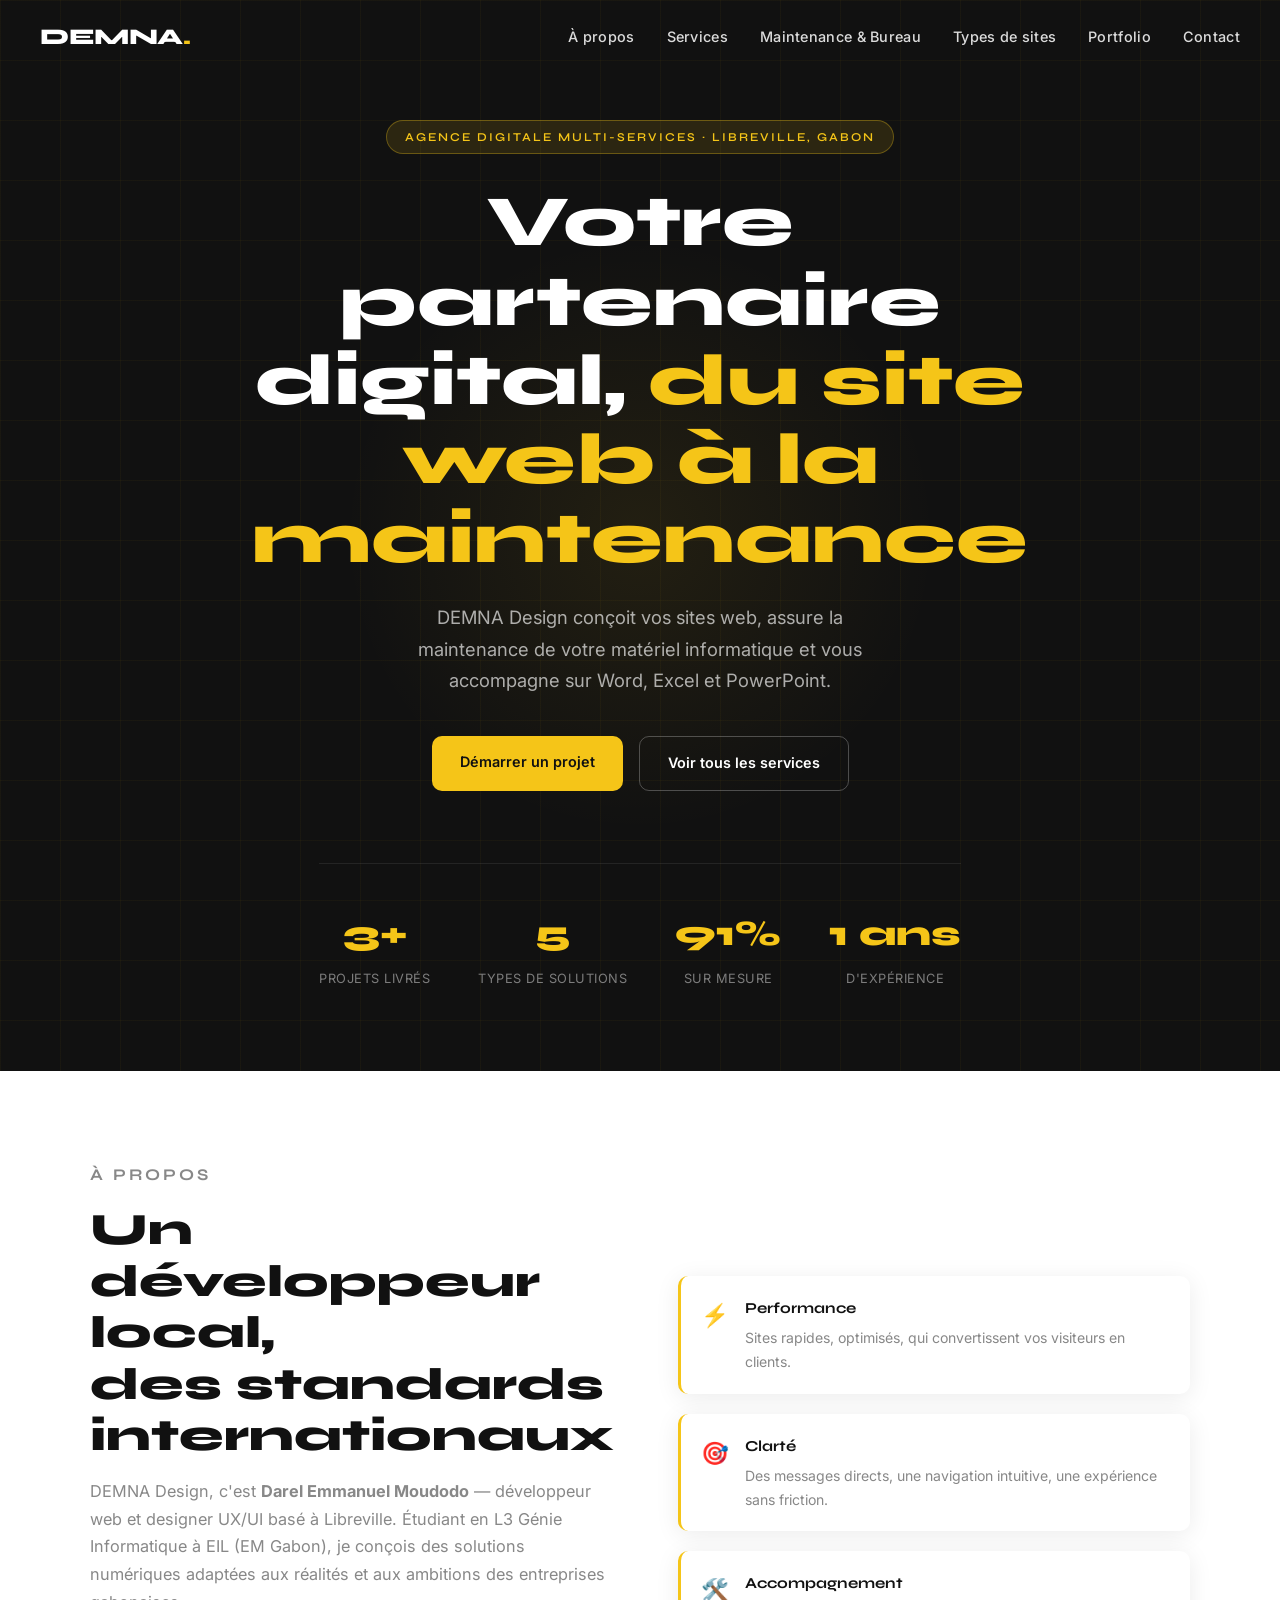
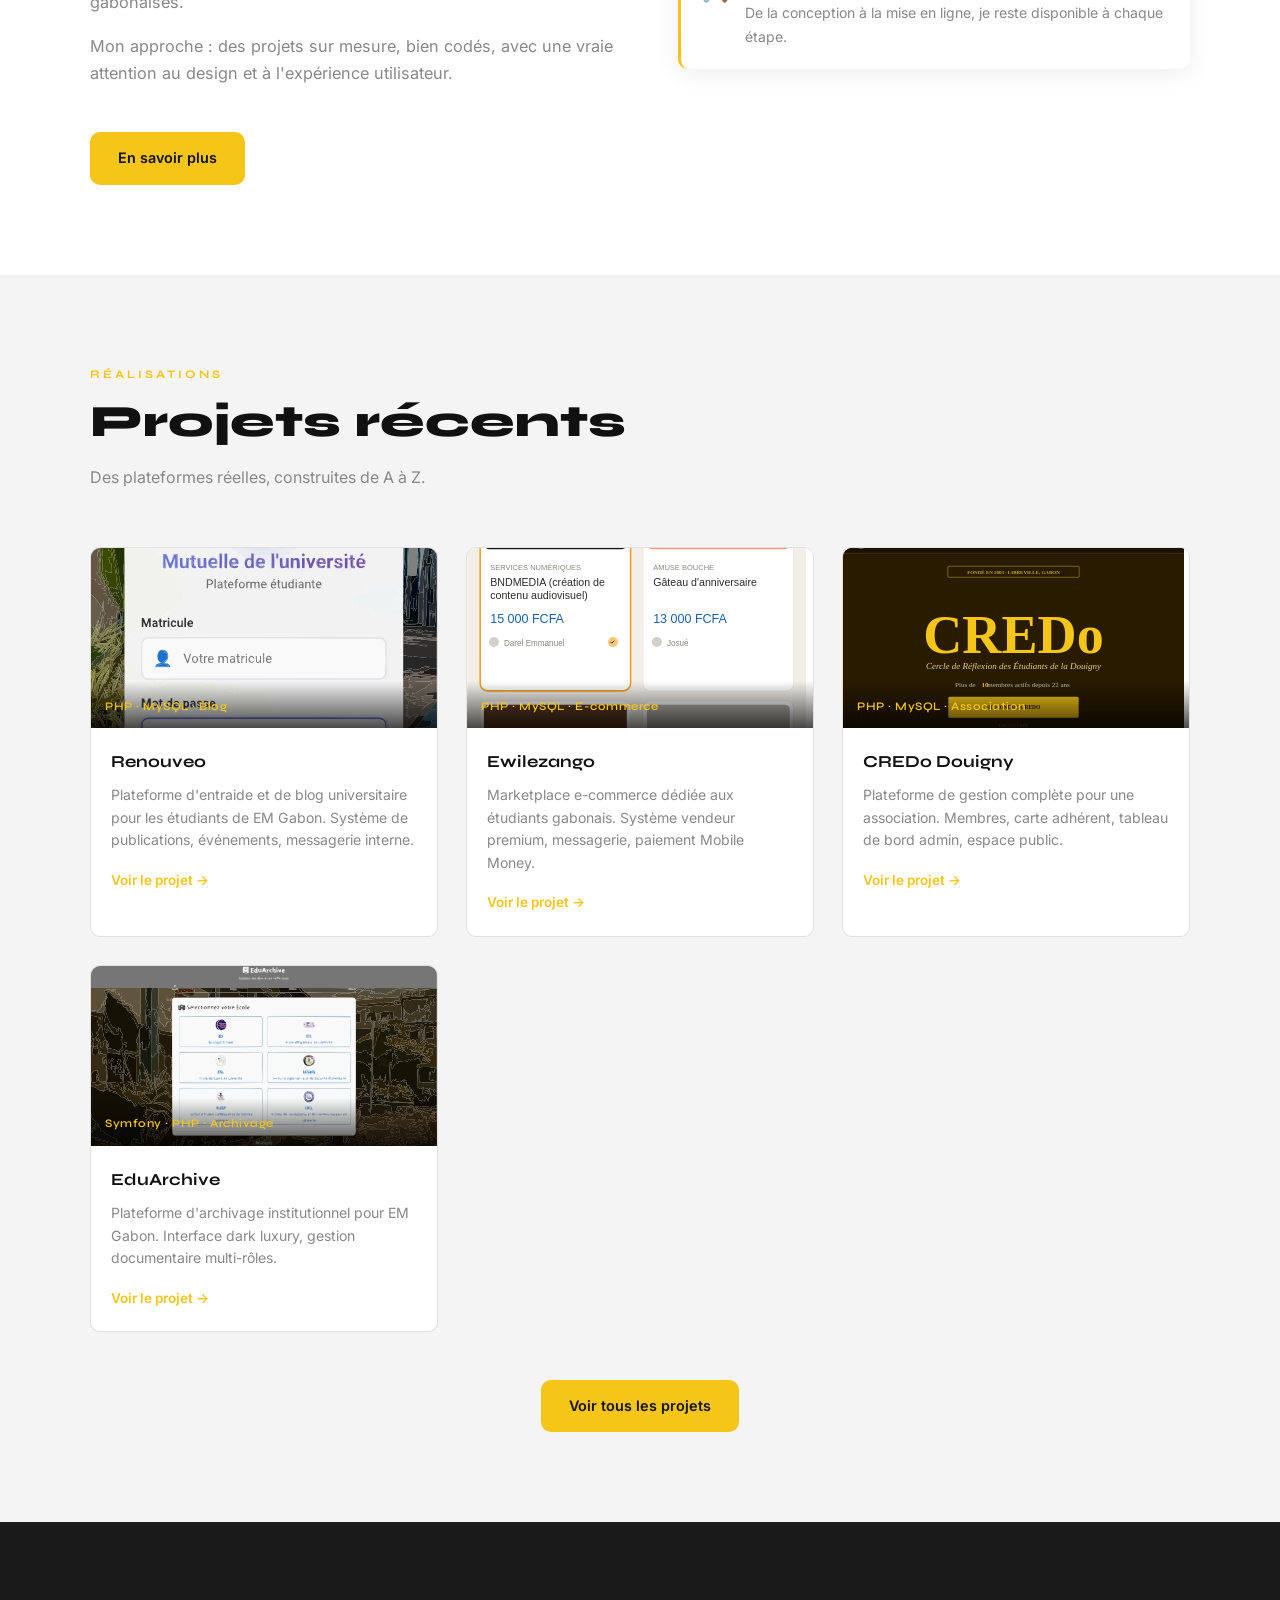
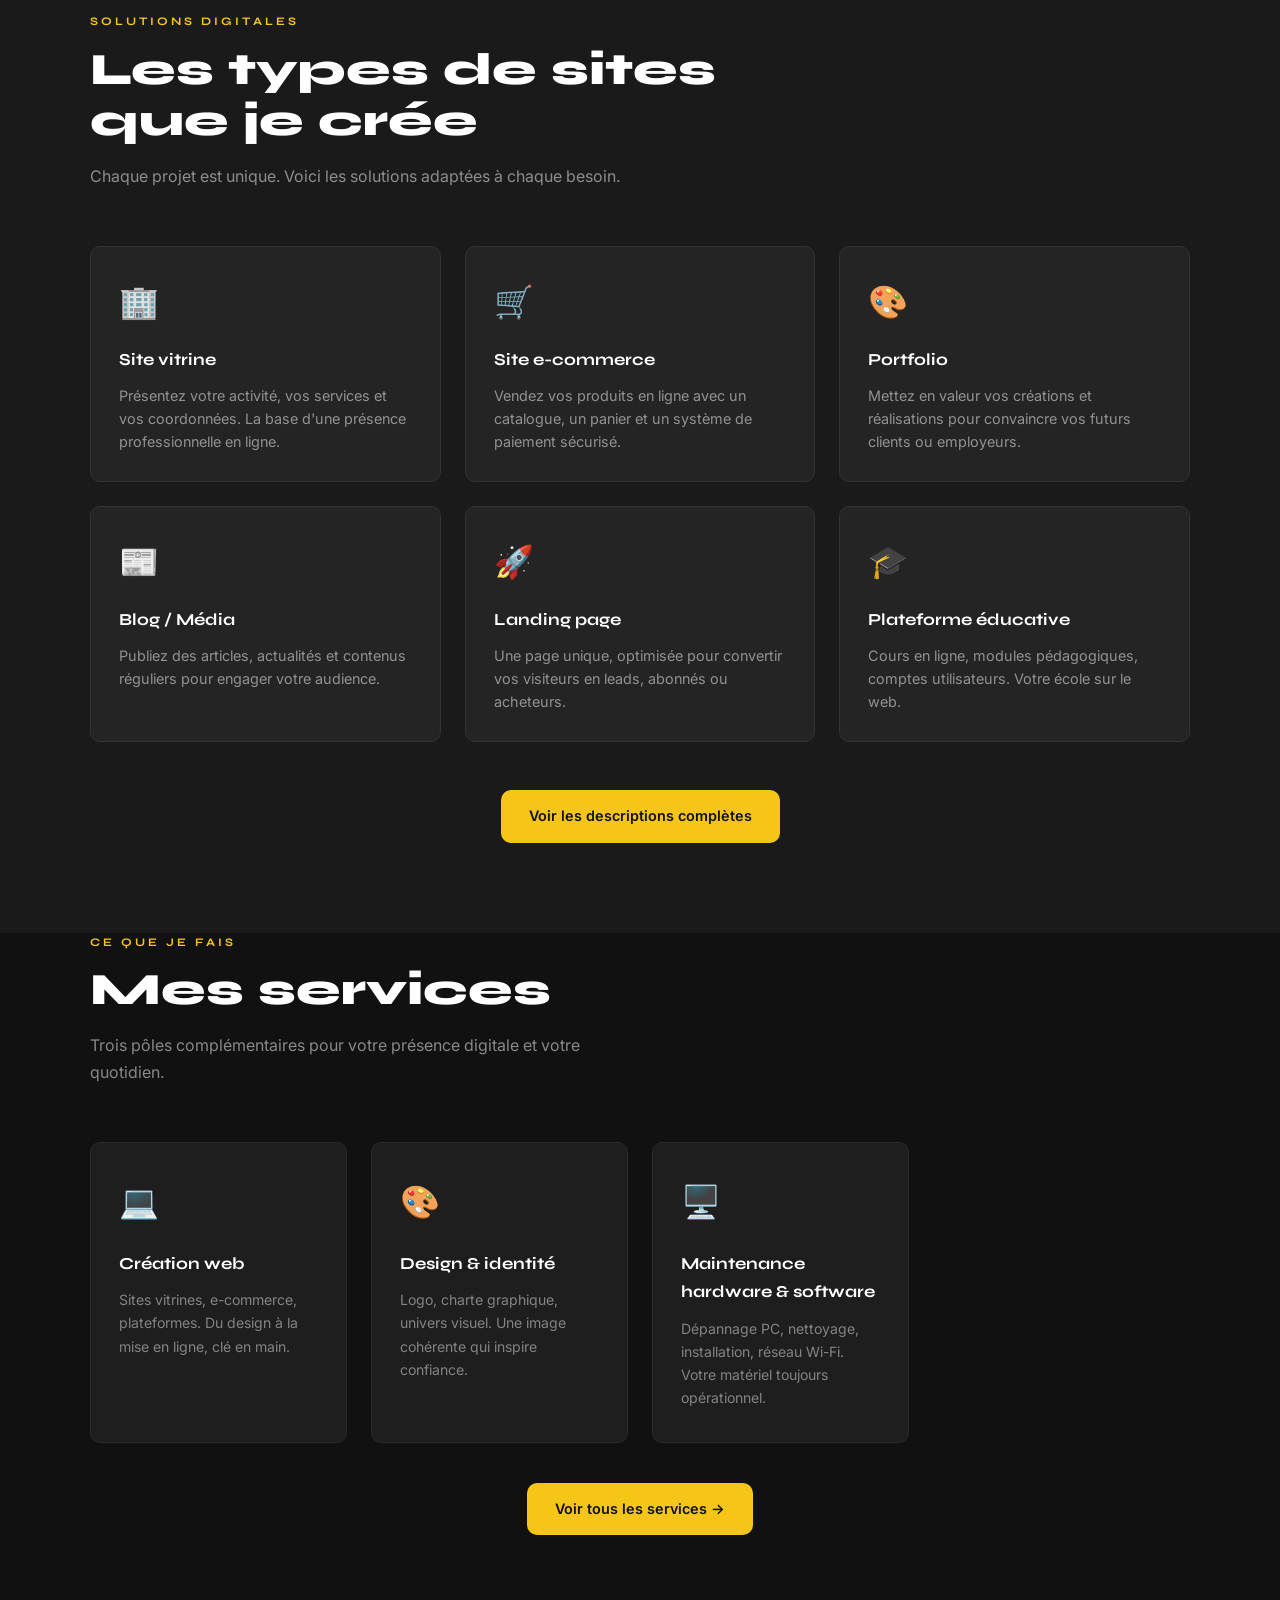
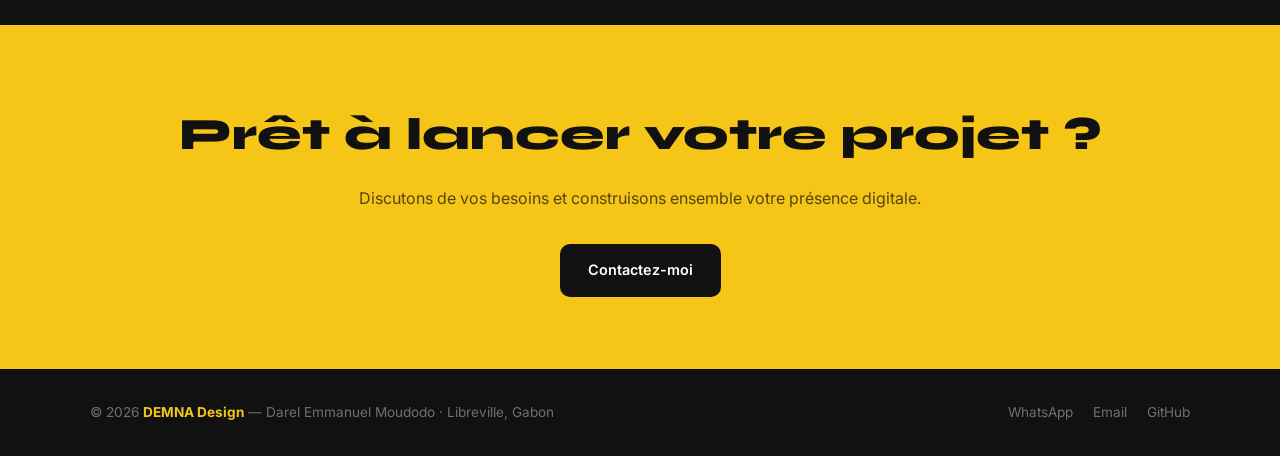
<file: index.html>
<!DOCTYPE html>
<html lang="fr">
<head>
  <meta charset="UTF-8">
  <meta name="viewport" content="width=device-width, initial-scale=1.0">
  <title>DEMNA Design – Agence Web Gabonaise</title>
  <meta name="description" content="DEMNA Design : création de sites web, maintenance informatique (hardware, software, réseau) et bureautique Word/Excel/PowerPoint à Libreville, Gabon.">
  <link rel="icon" type="image/svg+xml" href="favicon.svg">
  <link rel="stylesheet" href="assets/css/style.css">
</head>
<body>

  <!-- HEADER -->
  <header>
    <div class="logo">DEMNA<span>.</span></div>
    <nav>
      <a href="pages/about.html">À propos</a>
      <a href="pages/services.html">Services</a>
      <a href="pages/maintenance.html">Maintenance & Bureau</a>
      <a href="pages/types-sites.html">Types de sites</a>
      <a href="pages/portfolio.html">Portfolio</a>
      <a href="pages/contact.html">Contact</a>
    </nav>
  </header>

  <!-- HERO -->
  <section class="hero">
    <div class="hero-badge">Agence digitale multi-services · Libreville, Gabon</div>
    <h1>Votre partenaire digital, <em>du site web à la maintenance</em></h1>
    <p>DEMNA Design conçoit vos sites web, assure la maintenance de votre matériel informatique et vous accompagne sur Word, Excel et PowerPoint.</p>
    <div class="hero-actions">
      <a href="pages/contact.html" class="btn btn-primary">Démarrer un projet</a>
      <a href="pages/services.html" class="btn btn-outline">Voir tous les services</a>
    </div>
    <div class="hero-stats">
      <div class="stat-item">
        <span class="stat-num" data-target="4" data-suffix="+">0+</span>
        <span class="stat-label">Projets livrés</span>
      </div>
      <div class="stat-item">
        <span class="stat-num" data-target="6" data-suffix="">0</span>
        <span class="stat-label">Types de solutions</span>
      </div>
      <div class="stat-item">
        <span class="stat-num" data-target="100" data-suffix="%">0%</span>
        <span class="stat-label">Sur mesure</span>
      </div>
      <div class="stat-item">
        <span class="stat-num" data-target="2" data-suffix=" ans">0 ans</span>
        <span class="stat-label">D'expérience</span>
      </div>
    </div>
  </section>

  <!-- QUI SUIS-JE -->
  <section class="section">
    <div class="container">
      <div class="about-grid">
        <div class="about-text reveal">
          <p class="section-label">À propos</p>
          <h2 class="section-title">Un développeur local,<br>des standards internationaux</h2>
          <p>DEMNA Design, c'est <strong>Darel Emmanuel Moudodo</strong> — développeur web et designer UX/UI basé à Libreville. Étudiant en L3 Génie Informatique à EIL (EM Gabon), je conçois des solutions numériques adaptées aux réalités et aux ambitions des entreprises gabonaises.</p>
          <p>Mon approche : des projets sur mesure, bien codés, avec une vraie attention au design et à l'expérience utilisateur.</p>
          <a href="pages/about.html" class="btn btn-primary" style="margin-top:28px;">En savoir plus</a>
        </div>
        <div class="about-values">
          <div class="value-item reveal">
            <span class="value-icon">⚡</span>
            <div>
              <h4>Performance</h4>
              <p>Sites rapides, optimisés, qui convertissent vos visiteurs en clients.</p>
            </div>
          </div>
          <div class="value-item reveal">
            <span class="value-icon">🎯</span>
            <div>
              <h4>Clarté</h4>
              <p>Des messages directs, une navigation intuitive, une expérience sans friction.</p>
            </div>
          </div>
          <div class="value-item reveal">
            <span class="value-icon">🛠️</span>
            <div>
              <h4>Accompagnement</h4>
              <p>De la conception à la mise en ligne, je reste disponible à chaque étape.</p>
            </div>
          </div>
        </div>
      </div>
    </div>
  </section>

  <!-- PROJETS RÉCENTS -->
  <section class="section section-light">
    <div class="container">
      <div class="section-header reveal">
        <p class="section-label">Réalisations</p>
        <h2 class="section-title">Projets récents</h2>
        <p class="section-subtitle">Des plateformes réelles, construites de A à Z.</p>
      </div>
      <div class="projects-grid">
        <div class="project-card reveal">
          <div class="project-img">
            <img src="assets/images/portfolio/renouveo.svg" alt="Renouveo">
            <div class="project-overlay">
              <span class="project-tag">PHP · MySQL · Blog</span>
            </div>
          </div>
          <div class="project-info">
            <h3>Renouveo</h3>
            <p>Plateforme d'entraide et de blog universitaire pour les étudiants de EM Gabon. Système de publications, événements, messagerie interne.</p>
            <a href="pages/portfolio.html" class="project-link">Voir le projet →</a>
          </div>
        </div>
        <div class="project-card reveal">
          <div class="project-img">
            <img src="assets/images/portfolio/ewilezango.svg" alt="Ewilezango">
            <div class="project-overlay">
              <span class="project-tag">PHP · MySQL · E-commerce</span>
            </div>
          </div>
          <div class="project-info">
            <h3>Ewilezango</h3>
            <p>Marketplace e-commerce dédiée aux étudiants gabonais. Système vendeur premium, messagerie, paiement Mobile Money.</p>
            <a href="pages/portfolio.html" class="project-link">Voir le projet →</a>
          </div>
        </div>
        <div class="project-card reveal">
          <div class="project-img">
            <img src="assets/images/portfolio/credo.svg" alt="CREDo Douigny">
            <div class="project-overlay">
              <span class="project-tag">PHP · MySQL · Association</span>
            </div>
          </div>
          <div class="project-info">
            <h3>CREDo Douigny</h3>
            <p>Plateforme de gestion complète pour une association. Membres, carte adhérent, tableau de bord admin, espace public.</p>
            <a href="pages/portfolio.html" class="project-link">Voir le projet →</a>
          </div>
        </div>
        <div class="project-card reveal">
          <div class="project-img">
            <img src="assets/images/portfolio/eduarchive.svg" alt="EduArchive">
            <div class="project-overlay">
              <span class="project-tag">Symfony · PHP · Archivage</span>
            </div>
          </div>
          <div class="project-info">
            <h3>EduArchive</h3>
            <p>Plateforme d'archivage institutionnel pour EM Gabon. Interface dark luxury, gestion documentaire multi-rôles.</p>
            <a href="pages/portfolio.html" class="project-link">Voir le projet →</a>
          </div>
        </div>
      </div>
      <div style="text-align:center;margin-top:48px;">
        <a href="pages/portfolio.html" class="btn btn-primary">Voir tous les projets</a>
      </div>
    </div>
  </section>

  <!-- TYPES DE SITES -->
  <section class="section section-dark">
    <div class="container">
      <div class="section-header reveal">
        <p class="section-label">Solutions digitales</p>
        <h2 class="section-title" style="color:#fff;">Les types de sites<br>que je crée</h2>
        <p class="section-subtitle">Chaque projet est unique. Voici les solutions adaptées à chaque besoin.</p>
      </div>
      <div class="cards">
        <div class="card">
          <div class="card-icon">🏢</div>
          <h3>Site vitrine</h3>
          <p>Présentez votre activité, vos services et vos coordonnées. La base d'une présence professionnelle en ligne.</p>
        </div>
        <div class="card">
          <div class="card-icon">🛒</div>
          <h3>Site e-commerce</h3>
          <p>Vendez vos produits en ligne avec un catalogue, un panier et un système de paiement sécurisé.</p>
        </div>
        <div class="card">
          <div class="card-icon">🎨</div>
          <h3>Portfolio</h3>
          <p>Mettez en valeur vos créations et réalisations pour convaincre vos futurs clients ou employeurs.</p>
        </div>
        <div class="card">
          <div class="card-icon">📰</div>
          <h3>Blog / Média</h3>
          <p>Publiez des articles, actualités et contenus réguliers pour engager votre audience.</p>
        </div>
        <div class="card">
          <div class="card-icon">🚀</div>
          <h3>Landing page</h3>
          <p>Une page unique, optimisée pour convertir vos visiteurs en leads, abonnés ou acheteurs.</p>
        </div>
        <div class="card">
          <div class="card-icon">🎓</div>
          <h3>Plateforme éducative</h3>
          <p>Cours en ligne, modules pédagogiques, comptes utilisateurs. Votre école sur le web.</p>
        </div>
      </div>
      <div style="text-align:center;margin-top:48px;">
        <a href="pages/types-sites.html" class="btn btn-primary">Voir les descriptions complètes</a>
      </div>
    </div>
  </section>

  <!-- SERVICES -->
  <section class="section section-dark" style="background:#111;padding-top:0;">
    <div class="container">
      <div class="section-header reveal">
        <p class="section-label">Ce que je fais</p>
        <h2 class="section-title" style="color:#fff;">Mes services</h2>
        <p class="section-subtitle">Trois pôles complémentaires pour votre présence digitale et votre quotidien.</p>
      </div>
      <div class="services-grid">
        <div class="service-card reveal">
          <div class="s-icon">💻</div>
          <h3>Création web</h3>
          <p>Sites vitrines, e-commerce, plateformes. Du design à la mise en ligne, clé en main.</p>
        </div>
        <div class="service-card reveal">
          <div class="s-icon">🎨</div>
          <h3>Design & identité</h3>
          <p>Logo, charte graphique, univers visuel. Une image cohérente qui inspire confiance.</p>
        </div>
        <div class="service-card reveal">
          <div class="s-icon">🖥️</div>
          <h3>Maintenance hardware & software</h3>
          <p>Dépannage PC, nettoyage, installation, réseau Wi-Fi. Votre matériel toujours opérationnel.</p>
        </div>
        <div class="service-card reveal">
          <div class="s-icon">📊</div>
          <h3>Bureautique (Word, Excel, PowerPoint)</h3>
          <p>Rapports, tableaux, présentations et formation personnalisée sur la suite Office.</p>
        </div>
      </div>
      <div style="text-align:center;margin-top:40px;">
        <a href="pages/services.html" class="btn btn-primary">Voir tous les services →</a>
      </div>
    </div>
  </section>

  <!-- CTA -->
  <div class="cta-band">
    <div class="container">
      <h2>Prêt à lancer votre projet ?</h2>
      <p>Discutons de vos besoins et construisons ensemble votre présence digitale.</p>
      <a href="pages/contact.html" class="btn btn-dark">Contactez-moi</a>
    </div>
  </div>

  <!-- FOOTER -->
  <footer>
    <div class="footer-inner">
      <p>© 2026 <strong>DEMNA Design</strong> — Darel Emmanuel Moudodo · Libreville, Gabon</p>
      <div class="footer-links">
        <a href="https://wa.me/24174100717" target="_blank" rel="noopener">WhatsApp</a>
        <a href="mailto:darelemmanuelm@gmail.com">Email</a>
        <a href="https://github.com" target="_blank" rel="noopener">GitHub</a>
      </div>
    </div>
  </footer>

  <script src="assets/js/main.js"></script>
</body>
</html>
</file>
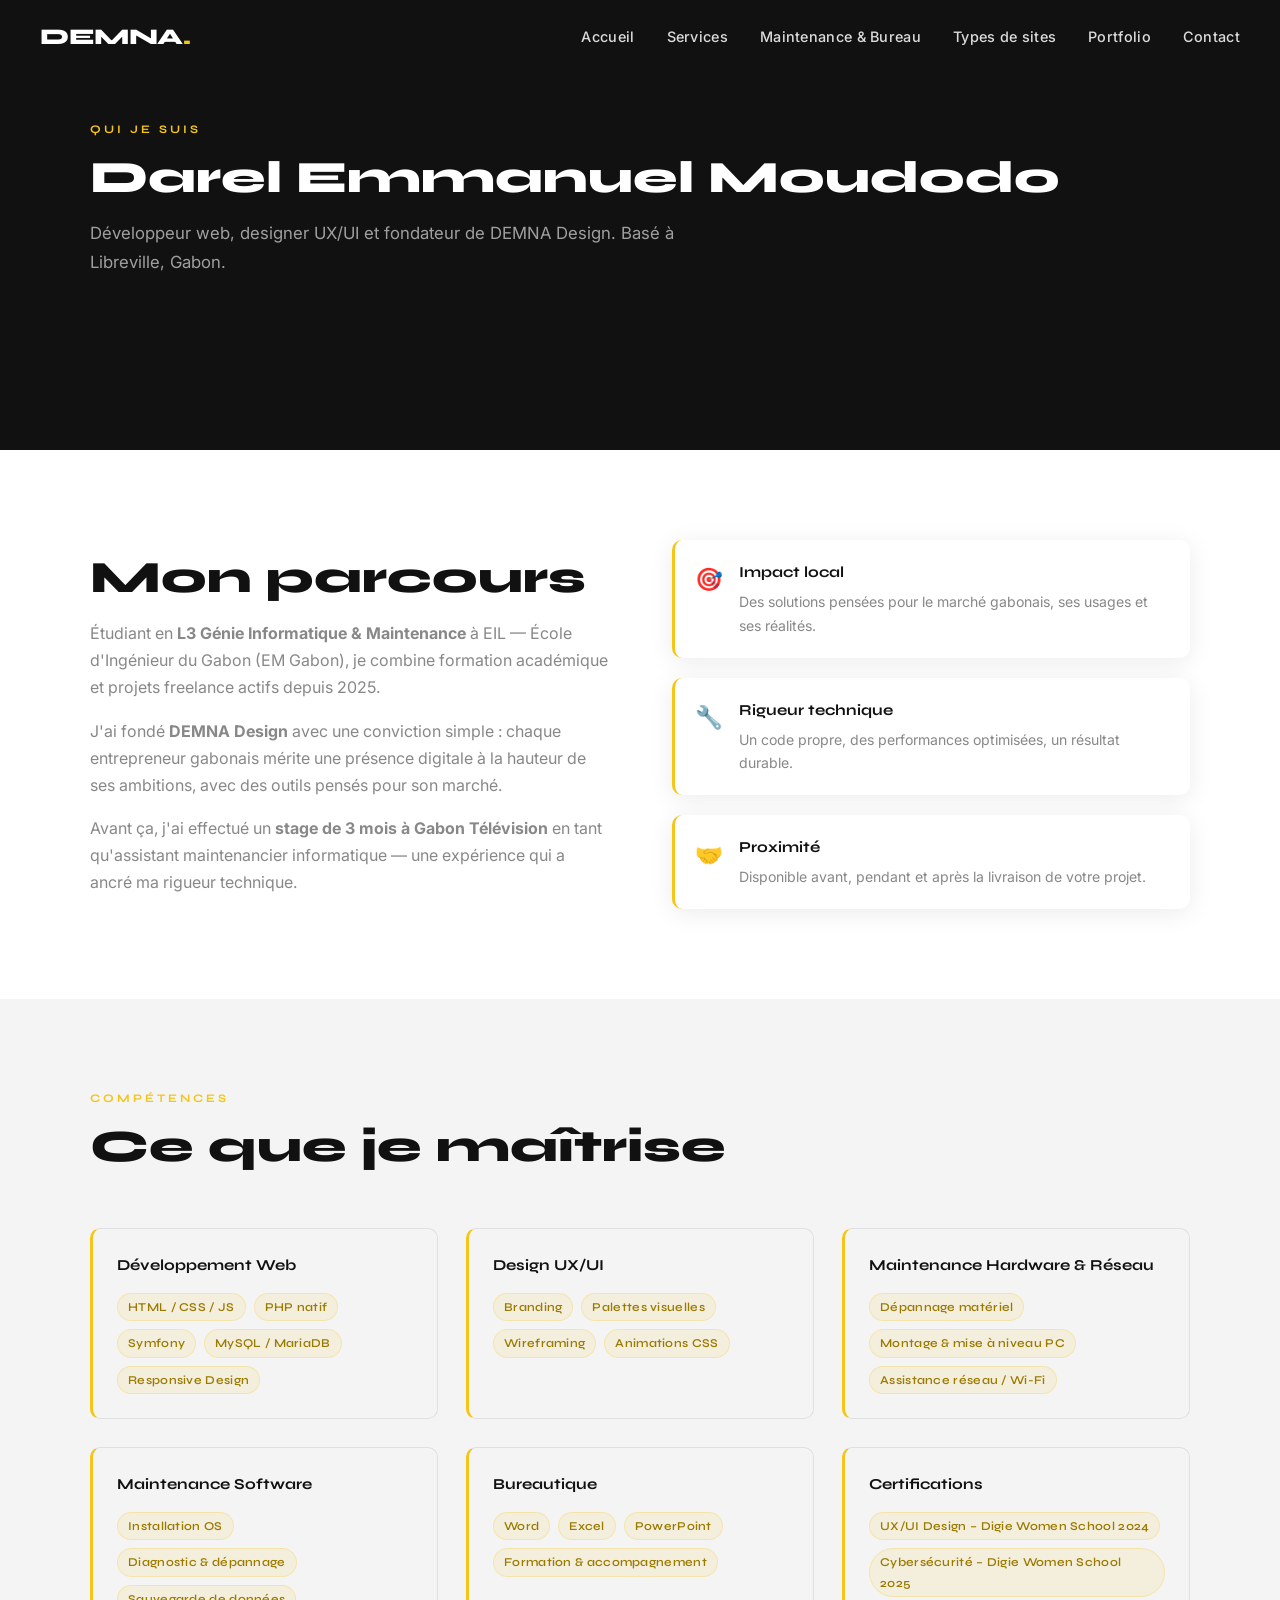
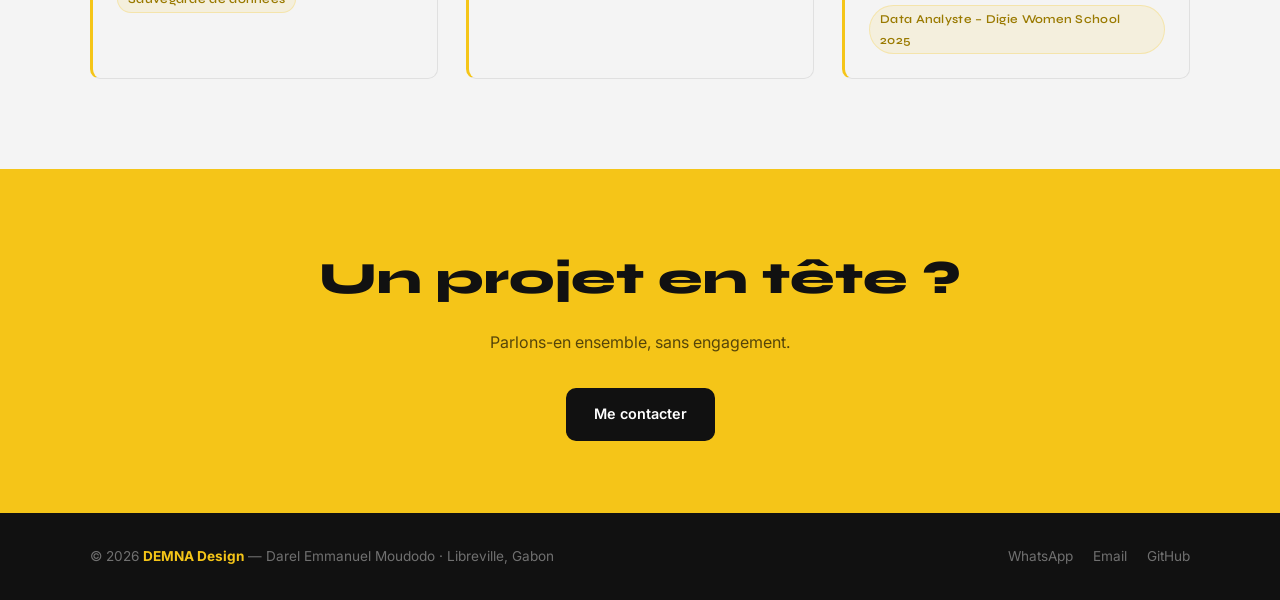
<file: pages/about.html>
<!DOCTYPE html>
<html lang="fr">
<head>
  <meta charset="UTF-8">
  <meta name="viewport" content="width=device-width, initial-scale=1.0">
  <title>À propos – DEMNA Design</title>
  <meta name="description" content="Darel Emmanuel Moudodo — Développeur web et designer UX/UI gabonais, fondateur de DEMNA Design.">
  <link rel="icon" type="image/svg+xml" href="../favicon.svg">
  <link rel="stylesheet" href="../assets/css/style.css">
</head>
<body>
  <header>
    <div class="logo">DEMNA<span>.</span></div>
    <nav>
      <a href="../index.html">Accueil</a>
      <a href="services.html">Services</a>
      <a href="maintenance.html">Maintenance & Bureau</a>
      <a href="types-sites.html">Types de sites</a>
      <a href="portfolio.html">Portfolio</a>
      <a href="contact.html">Contact</a>
    </nav>
  </header>

  <section class="section" style="padding-top:120px; background:var(--black); color:#fff; min-height:50vh;">
    <div class="container">
      <p class="section-label">Qui je suis</p>
      <h1 class="section-title reveal" style="color:#fff;">Darel Emmanuel Moudodo</h1>
      <p class="reveal" style="color:rgba(255,255,255,0.6); max-width:620px; font-size:1.05rem;">
        Développeur web, designer UX/UI et fondateur de DEMNA Design. Basé à Libreville, Gabon.
      </p>
    </div>
  </section>

  <section class="section">
    <div class="container">
      <div class="about-grid">
        <div class="reveal">
          <h2 class="section-title">Mon parcours</h2>
          <p style="color:var(--gray); margin-bottom:16px;">Étudiant en <strong>L3 Génie Informatique & Maintenance</strong> à EIL — École d'Ingénieur du Gabon (EM Gabon), je combine formation académique et projets freelance actifs depuis 2025.</p>
          <p style="color:var(--gray); margin-bottom:16px;">J'ai fondé <strong>DEMNA Design</strong> avec une conviction simple : chaque entrepreneur gabonais mérite une présence digitale à la hauteur de ses ambitions, avec des outils pensés pour son marché.</p>
          <p style="color:var(--gray);">Avant ça, j'ai effectué un <strong>stage de 3 mois à Gabon Télévision</strong> en tant qu'assistant maintenancier informatique — une expérience qui a ancré ma rigueur technique.</p>
        </div>
        <div class="about-values">
          <div class="value-item reveal">
            <span class="value-icon">🎯</span>
            <div><h4>Impact local</h4><p>Des solutions pensées pour le marché gabonais, ses usages et ses réalités.</p></div>
          </div>
          <div class="value-item reveal">
            <span class="value-icon">🔧</span>
            <div><h4>Rigueur technique</h4><p>Un code propre, des performances optimisées, un résultat durable.</p></div>
          </div>
          <div class="value-item reveal">
            <span class="value-icon">🤝</span>
            <div><h4>Proximité</h4><p>Disponible avant, pendant et après la livraison de votre projet.</p></div>
          </div>
        </div>
      </div>
    </div>
  </section>

  <!-- COMPÉTENCES -->
  <section class="section section-light">
    <div class="container">
      <div class="section-header reveal">
        <p class="section-label">Compétences</p>
        <h2 class="section-title">Ce que je maîtrise</h2>
      </div>
      <div class="skills-grid">
        <div class="skill-block reveal">
          <h4>Développement Web</h4>
          <div class="skill-tags">
            <span class="tag">HTML / CSS / JS</span>
            <span class="tag">PHP natif</span>
            <span class="tag">Symfony</span>
            <span class="tag">MySQL / MariaDB</span>
            <span class="tag">Responsive Design</span>
          </div>
        </div>
        <div class="skill-block reveal">
          <h4>Design UX/UI</h4>
          <div class="skill-tags">
            <span class="tag">Branding</span>
            <span class="tag">Palettes visuelles</span>
            <span class="tag">Wireframing</span>
            <span class="tag">Animations CSS</span>
          </div>
        </div>
        <div class="skill-block reveal">
          <h4>Maintenance Hardware & Réseau</h4>
          <div class="skill-tags">
            <span class="tag">Dépannage matériel</span>
            <span class="tag">Montage & mise à niveau PC</span>
            <span class="tag">Assistance réseau / Wi-Fi</span>
          </div>
        </div>
        <div class="skill-block reveal">
          <h4>Maintenance Software</h4>
          <div class="skill-tags">
            <span class="tag">Installation OS</span>
            <span class="tag">Diagnostic & dépannage</span>
            <span class="tag">Sauvegarde de données</span>
          </div>
        </div>
        <div class="skill-block reveal">
          <h4>Bureautique</h4>
          <div class="skill-tags">
            <span class="tag">Word</span>
            <span class="tag">Excel</span>
            <span class="tag">PowerPoint</span>
            <span class="tag">Formation & accompagnement</span>
          </div>
        </div>
        <div class="skill-block reveal">
          <h4>Certifications</h4>
          <div class="skill-tags">
            <span class="tag">UX/UI Design – Digie Women School 2024</span>
            <span class="tag">Cybersécurité – Digie Women School 2025</span>
            <span class="tag">Data Analyste – Digie Women School 2025</span>
          </div>
        </div>
      </div>
    </div>
  </section>

  <div class="cta-band">
    <div class="container">
      <h2>Un projet en tête ?</h2>
      <p>Parlons-en ensemble, sans engagement.</p>
      <a href="contact.html" class="btn btn-dark">Me contacter</a>
    </div>
  </div>

  <footer>
    <div class="footer-inner">
      <p>© 2026 <strong>DEMNA Design</strong> — Darel Emmanuel Moudodo · Libreville, Gabon</p>
      <div class="footer-links">
        <a href="https://wa.me/24174100717" target="_blank" rel="noopener">WhatsApp</a>
        <a href="mailto:darelemmanuelm@gmail.com">Email</a>
        <a href="https://github.com" target="_blank" rel="noopener">GitHub</a>
      </div>
    </div>
  </footer>
  <script src="../assets/js/main.js"></script>
</body>
</html>
</file>
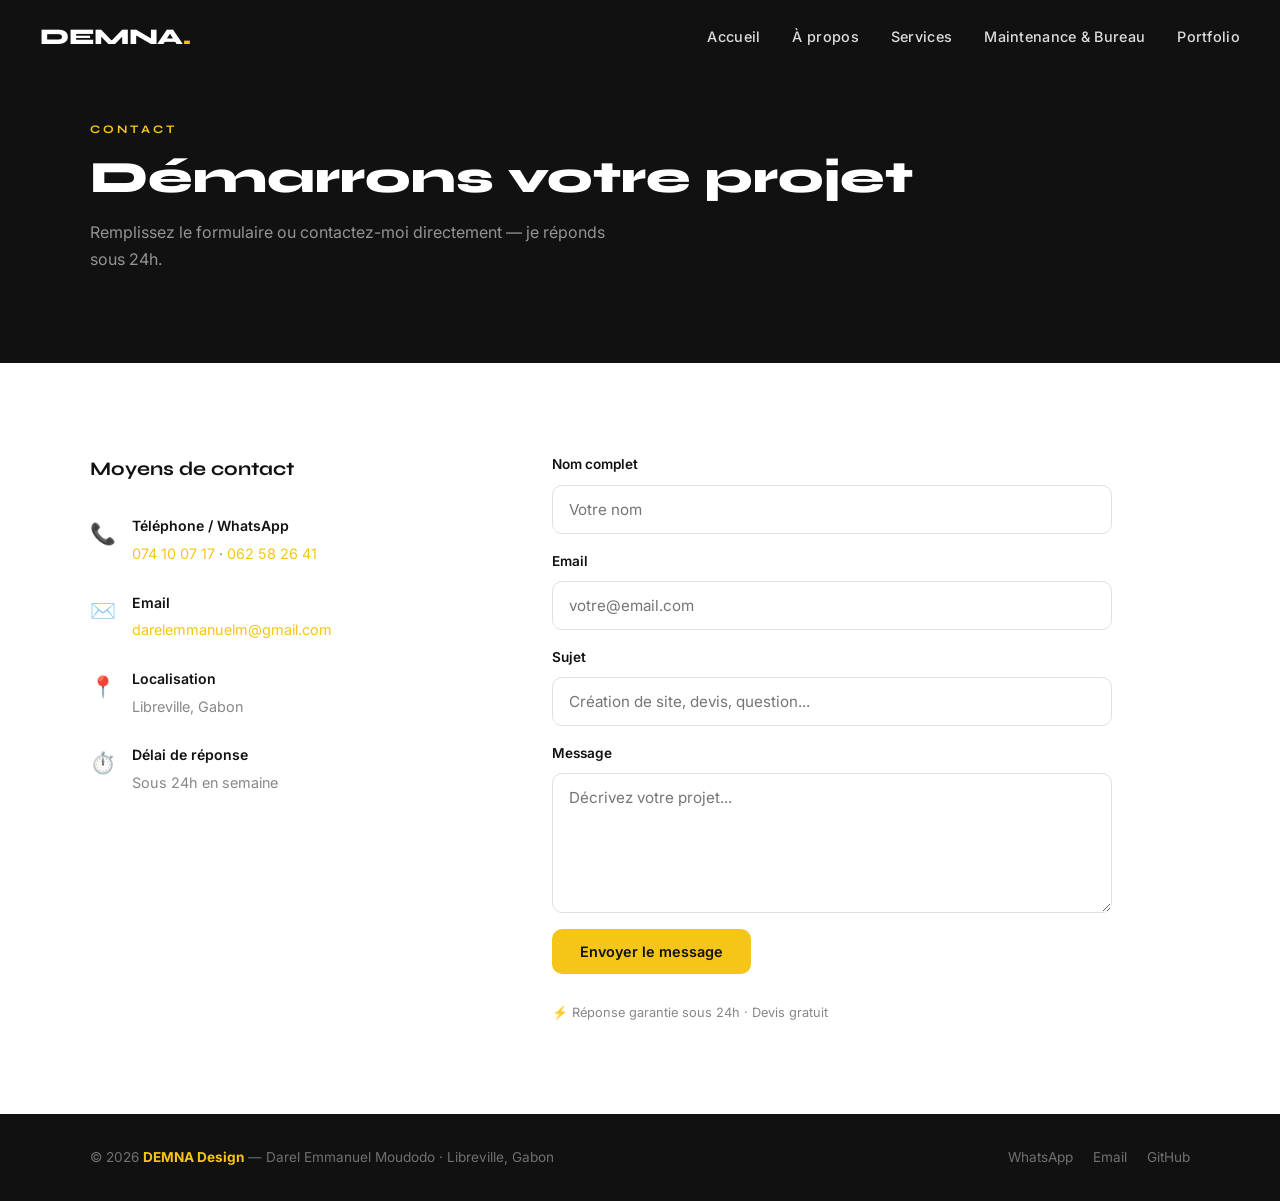
<file: pages/contact.html>
<!DOCTYPE html>
<html lang="fr">
<head>
  <meta charset="UTF-8">
  <meta name="viewport" content="width=device-width, initial-scale=1.0">
  <title>Contact – DEMNA Design</title>
  <meta name="description" content="Contactez DEMNA Design pour démarrer votre projet web à Libreville, Gabon.">
  <link rel="icon" type="image/svg+xml" href="../favicon.svg">
  <link rel="stylesheet" href="../assets/css/style.css">
</head>
<body>
  <header>
    <div class="logo">DEMNA<span>.</span></div>
    <nav>
      <a href="../index.html">Accueil</a>
      <a href="about.html">À propos</a>
      <a href="services.html">Services</a>
      <a href="maintenance.html">Maintenance & Bureau</a>
      <a href="portfolio.html">Portfolio</a>
    </nav>
  </header>

  <section class="section" style="padding-top:120px; background:var(--black); color:#fff; min-height:40vh;">
    <div class="container">
      <p class="section-label">Contact</p>
      <h1 class="section-title reveal" style="color:#fff;">Démarrons votre projet</h1>
      <p class="reveal" style="color:rgba(255,255,255,0.55); max-width:520px;">Remplissez le formulaire ou contactez-moi directement — je réponds sous 24h.</p>
    </div>
  </section>

  <section class="section">
    <div class="container">
      <div class="contact-grid">

        <div class="contact-info reveal">
          <h3>Moyens de contact</h3>
          <div class="contact-item">
            <span class="contact-icon">📞</span>
            <div>
              <strong>Téléphone / WhatsApp</strong>
              <p><a href="https://wa.me/24174100717" target="_blank" rel="noopener" style="color:var(--gold);">074 10 07 17</a> · <a href="https://wa.me/24162582641" target="_blank" rel="noopener" style="color:var(--gold);">062 58 26 41</a></p>
            </div>
          </div>
          <div class="contact-item">
            <span class="contact-icon">✉️</span>
            <div>
              <strong>Email</strong>
              <p><a href="mailto:darelemmanuelm@gmail.com" style="color:var(--gold);">darelemmanuelm@gmail.com</a></p>
            </div>
          </div>
          <div class="contact-item">
            <span class="contact-icon">📍</span>
            <div>
              <strong>Localisation</strong>
              <p>Libreville, Gabon</p>
            </div>
          </div>
          <div class="contact-item">
            <span class="contact-icon">⏱️</span>
            <div>
              <strong>Délai de réponse</strong>
              <p>Sous 24h en semaine</p>
            </div>
          </div>
        </div>

        <div class="reveal">
          <form action="https://formspree.io/f/mkoakrdv" method="POST">
            <label for="name">Nom complet</label>
            <input type="text" id="name" name="name" placeholder="Votre nom" required>

            <label for="email">Email</label>
            <input type="email" id="email" name="email" placeholder="votre@email.com" required>

            <label for="sujet">Sujet</label>
            <input type="text" id="sujet" name="sujet" placeholder="Création de site, devis, question...">

            <label for="message">Message</label>
            <textarea id="message" name="message" placeholder="Décrivez votre projet..." required></textarea>

            <button type="submit" class="btn btn-primary">Envoyer le message</button>
            <p style="font-size:0.8rem;color:var(--gray);margin-top:12px;">
              ⚡ Réponse garantie sous 24h · Devis gratuit
            </p>
          </form>
        </div>

      </div>
    </div>
  </section>

  <footer>
    <div class="footer-inner">
      <p>© 2026 <strong>DEMNA Design</strong> — Darel Emmanuel Moudodo · Libreville, Gabon</p>
      <div class="footer-links">
        <a href="https://wa.me/24174100717" target="_blank" rel="noopener">WhatsApp</a>
        <a href="mailto:darelemmanuelm@gmail.com">Email</a>
        <a href="https://github.com" target="_blank" rel="noopener">GitHub</a>
      </div>
    </div>
  </footer>
  <script src="../assets/js/main.js"></script>
</body>
</html>
</file>
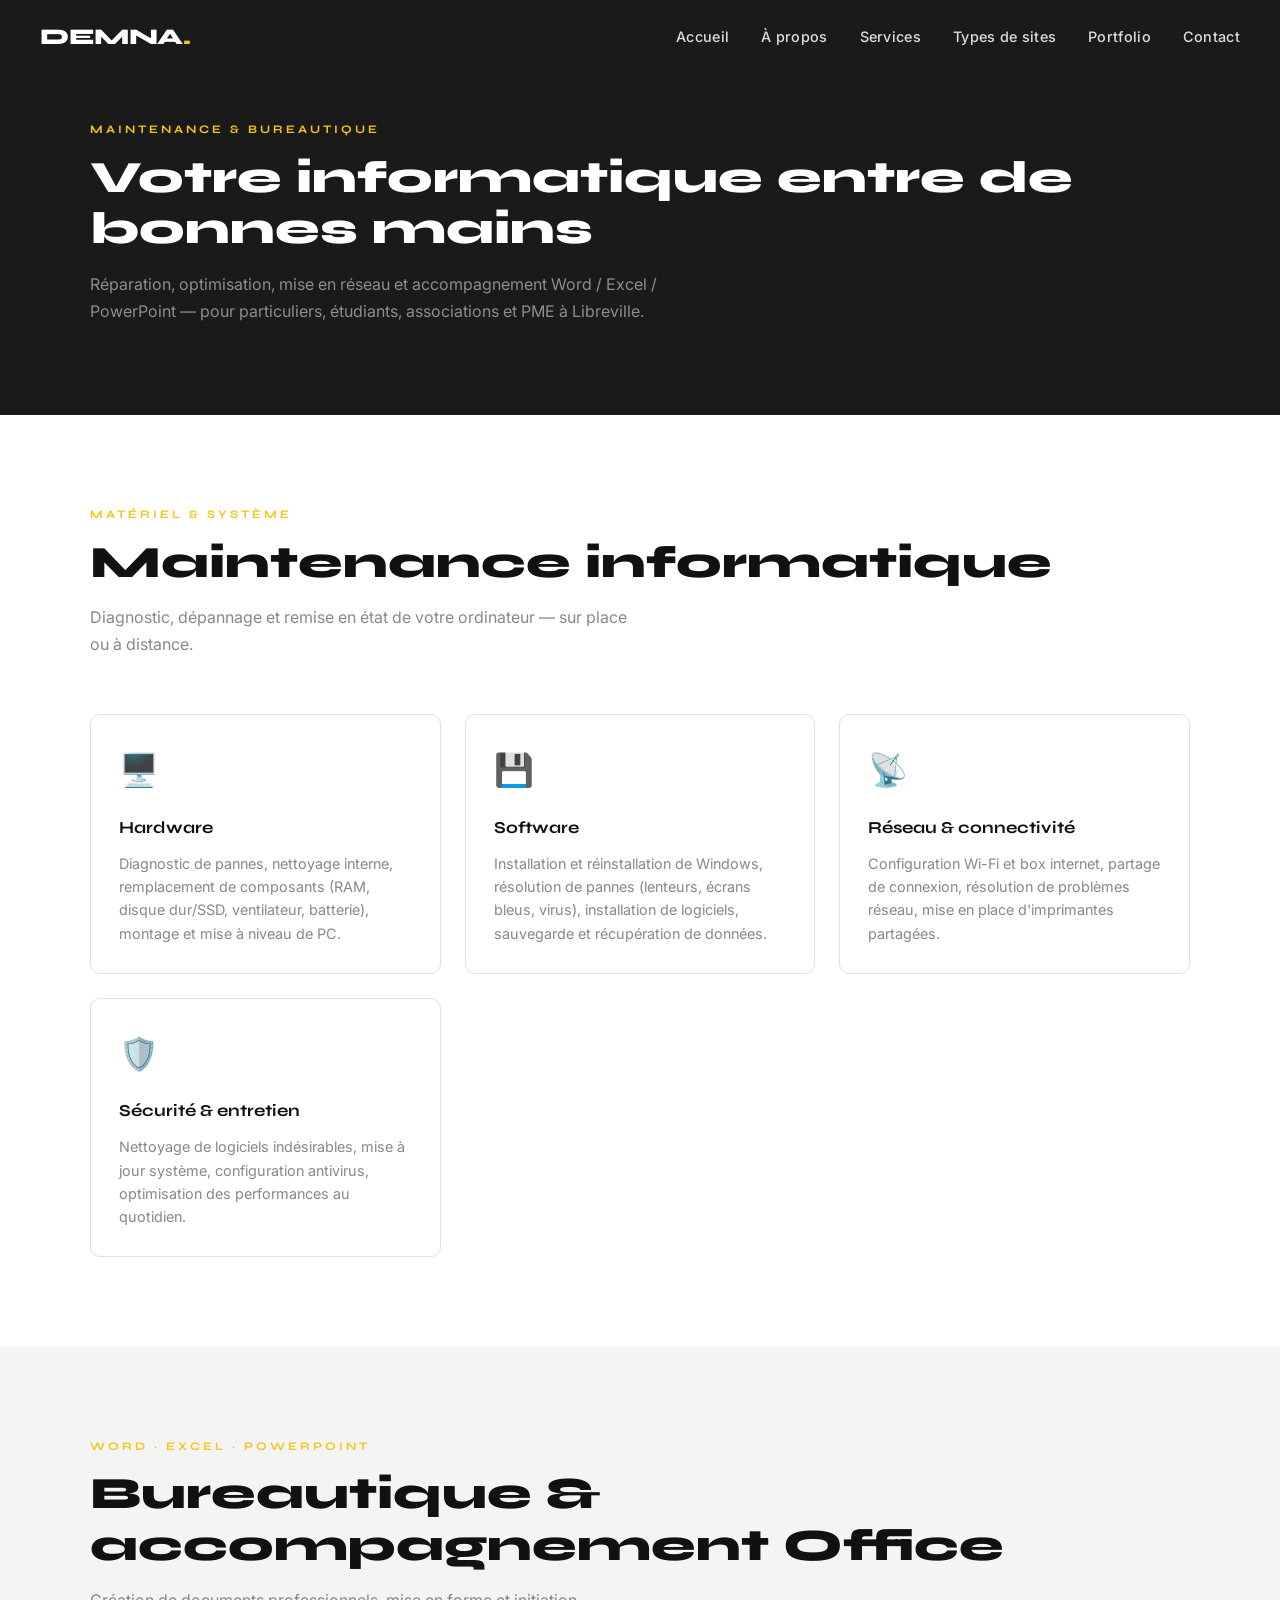
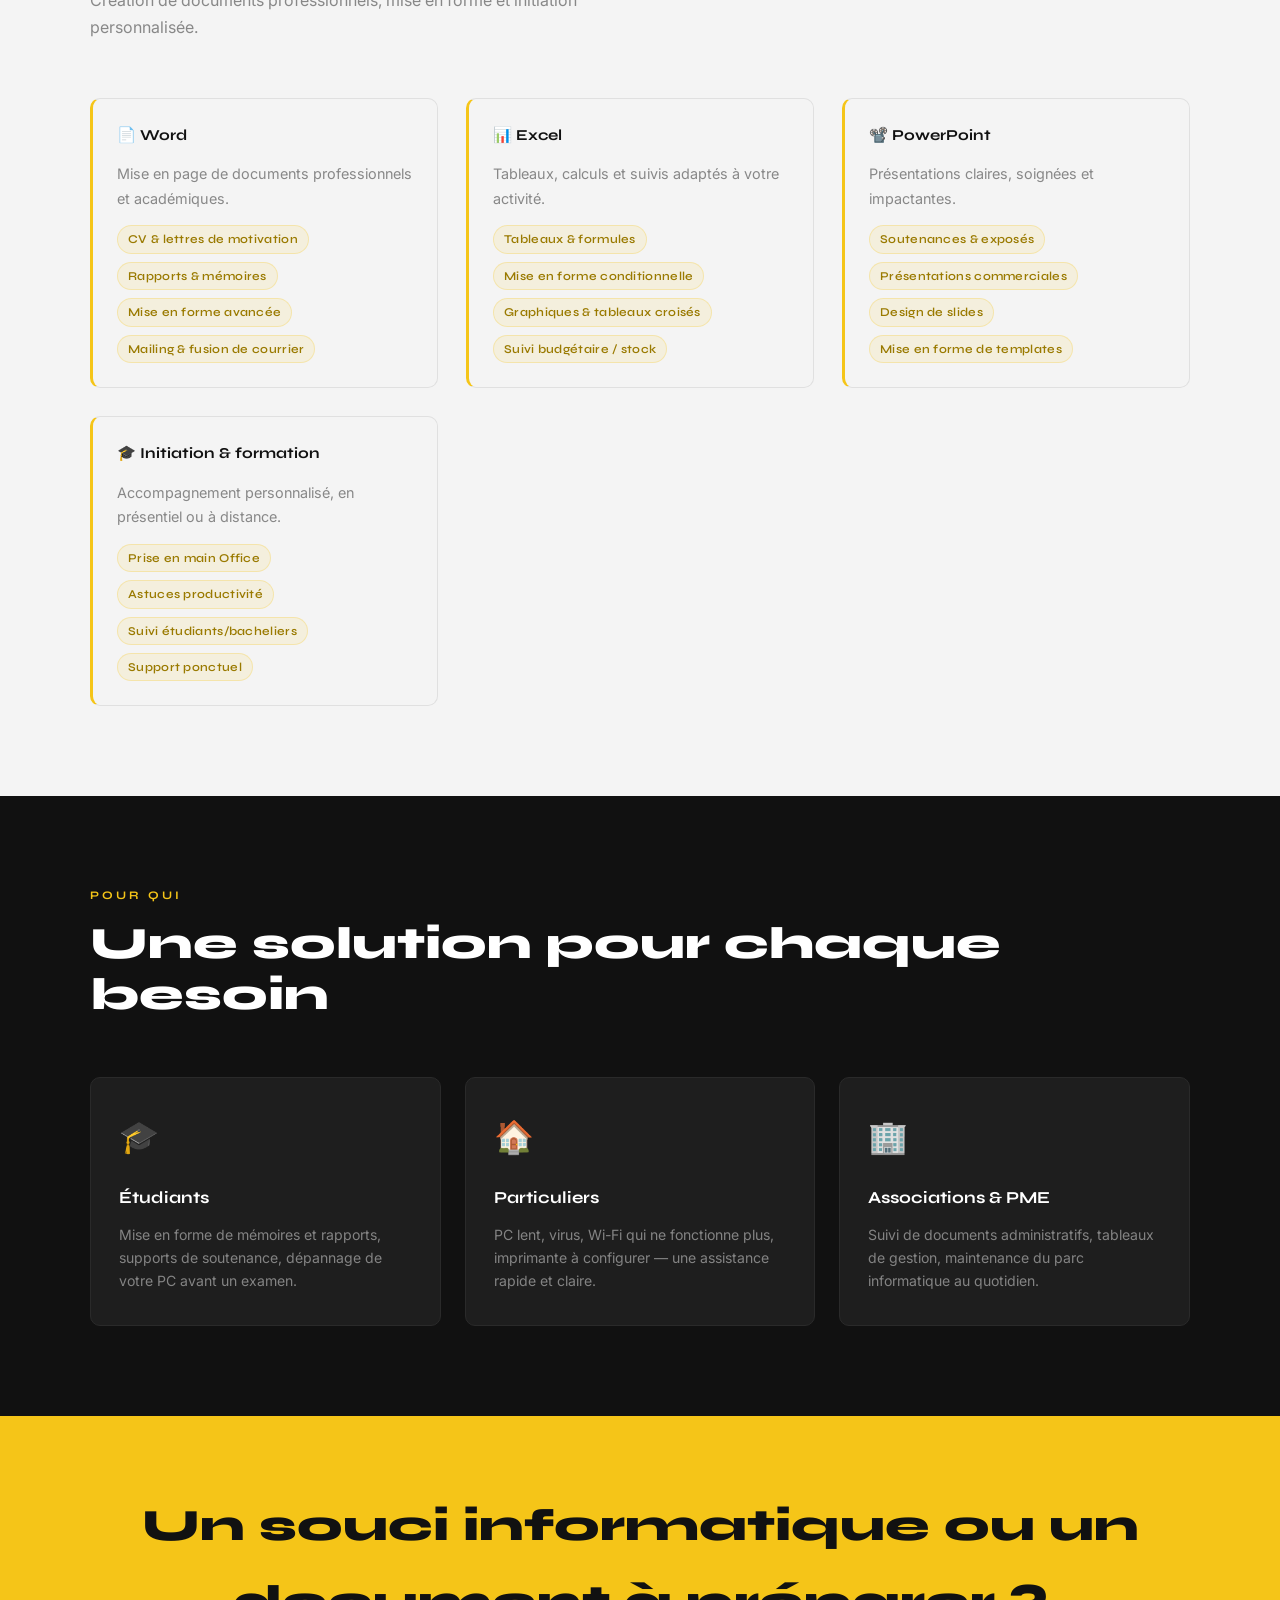
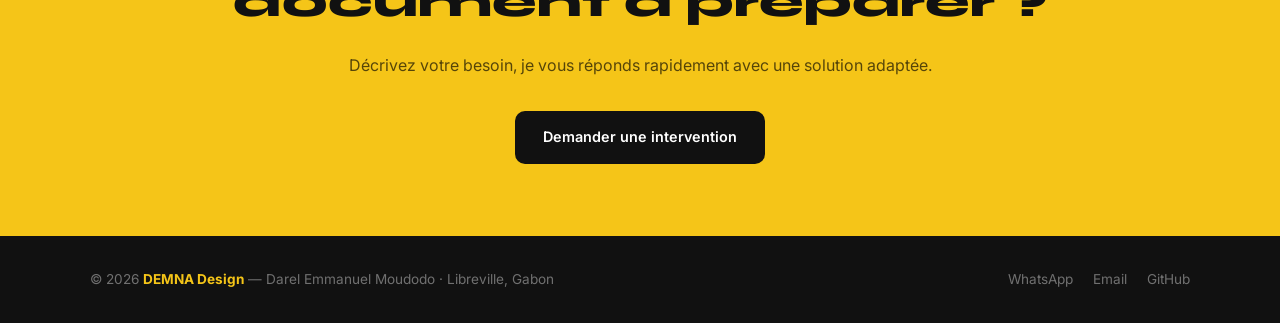
<file: pages/maintenance.html>
<!DOCTYPE html>
<html lang="fr">
<head>
  <meta charset="UTF-8">
  <meta name="viewport" content="width=device-width, initial-scale=1.0">
  <title>Maintenance Informatique & Bureautique – DEMNA Design</title>
  <meta name="description" content="Maintenance informatique hardware & software, assistance réseau et services bureautiques Word, Excel, PowerPoint à Libreville, Gabon.">
  <link rel="icon" type="image/svg+xml" href="../favicon.svg">
  <link rel="stylesheet" href="../assets/css/style.css">
</head>
<body>
  <header>
    <div class="logo">DEMNA<span>.</span></div>
    <nav>
      <a href="../index.html">Accueil</a>
      <a href="about.html">À propos</a>
      <a href="services.html">Services</a>
      <a href="types-sites.html">Types de sites</a>
      <a href="portfolio.html">Portfolio</a>
      <a href="contact.html">Contact</a>
    </nav>
  </header>

  <!-- HERO -->
  <section class="section section-dark" style="padding-top:120px; min-height:42vh;">
    <div class="container">
      <p class="section-label">Maintenance & Bureautique</p>
      <h1 class="section-title reveal" style="color:#fff;">Votre informatique entre de bonnes mains</h1>
      <p class="reveal" style="color:rgba(255,255,255,0.5); max-width:620px;">
        Réparation, optimisation, mise en réseau et accompagnement Word / Excel / PowerPoint —
        pour particuliers, étudiants, associations et PME à Libreville.
      </p>
    </div>
  </section>

  <!-- HARDWARE / SOFTWARE / RÉSEAU -->
  <section class="section">
    <div class="container">
      <div class="section-header reveal">
        <p class="section-label">Matériel & système</p>
        <h2 class="section-title">Maintenance informatique</h2>
        <p class="section-subtitle">Diagnostic, dépannage et remise en état de votre ordinateur — sur place ou à distance.</p>
      </div>
      <div class="cards">
        <div class="card reveal">
          <div class="card-icon">🖥️</div>
          <h3>Hardware</h3>
          <p>Diagnostic de pannes, nettoyage interne, remplacement de composants (RAM, disque dur/SSD, ventilateur, batterie), montage et mise à niveau de PC.</p>
        </div>
        <div class="card reveal">
          <div class="card-icon">💾</div>
          <h3>Software</h3>
          <p>Installation et réinstallation de Windows, résolution de pannes (lenteurs, écrans bleus, virus), installation de logiciels, sauvegarde et récupération de données.</p>
        </div>
        <div class="card reveal">
          <div class="card-icon">📡</div>
          <h3>Réseau & connectivité</h3>
          <p>Configuration Wi-Fi et box internet, partage de connexion, résolution de problèmes réseau, mise en place d'imprimantes partagées.</p>
        </div>
        <div class="card reveal">
          <div class="card-icon">🛡️</div>
          <h3>Sécurité & entretien</h3>
          <p>Nettoyage de logiciels indésirables, mise à jour système, configuration antivirus, optimisation des performances au quotidien.</p>
        </div>
      </div>
    </div>
  </section>

  <!-- BUREAUTIQUE -->
  <section class="section section-light">
    <div class="container">
      <div class="section-header reveal">
        <p class="section-label">Word · Excel · PowerPoint</p>
        <h2 class="section-title">Bureautique & accompagnement Office</h2>
        <p class="section-subtitle">Création de documents professionnels, mise en forme et initiation personnalisée.</p>
      </div>
      <div class="skills-grid">
        <div class="skill-block reveal">
          <h4>📄 Word</h4>
          <p style="color:var(--gray); font-size:0.9rem; margin-bottom:14px;">Mise en page de documents professionnels et académiques.</p>
          <div class="skill-tags">
            <span class="tag">CV & lettres de motivation</span>
            <span class="tag">Rapports & mémoires</span>
            <span class="tag">Mise en forme avancée</span>
            <span class="tag">Mailing & fusion de courrier</span>
          </div>
        </div>
        <div class="skill-block reveal">
          <h4>📊 Excel</h4>
          <p style="color:var(--gray); font-size:0.9rem; margin-bottom:14px;">Tableaux, calculs et suivis adaptés à votre activité.</p>
          <div class="skill-tags">
            <span class="tag">Tableaux & formules</span>
            <span class="tag">Mise en forme conditionnelle</span>
            <span class="tag">Graphiques & tableaux croisés</span>
            <span class="tag">Suivi budgétaire / stock</span>
          </div>
        </div>
        <div class="skill-block reveal">
          <h4>📽️ PowerPoint</h4>
          <p style="color:var(--gray); font-size:0.9rem; margin-bottom:14px;">Présentations claires, soignées et impactantes.</p>
          <div class="skill-tags">
            <span class="tag">Soutenances & exposés</span>
            <span class="tag">Présentations commerciales</span>
            <span class="tag">Design de slides</span>
            <span class="tag">Mise en forme de templates</span>
          </div>
        </div>
        <div class="skill-block reveal">
          <h4>🎓 Initiation & formation</h4>
          <p style="color:var(--gray); font-size:0.9rem; margin-bottom:14px;">Accompagnement personnalisé, en présentiel ou à distance.</p>
          <div class="skill-tags">
            <span class="tag">Prise en main Office</span>
            <span class="tag">Astuces productivité</span>
            <span class="tag">Suivi étudiants/bacheliers</span>
            <span class="tag">Support ponctuel</span>
          </div>
        </div>
      </div>
    </div>
  </section>

  <!-- POUR QUI -->
  <section class="section section-dark" style="background:#111;">
    <div class="container">
      <div class="section-header reveal">
        <p class="section-label">Pour qui</p>
        <h2 class="section-title" style="color:#fff;">Une solution pour chaque besoin</h2>
      </div>
      <div class="services-grid">
        <div class="service-card reveal">
          <div class="s-icon">🎓</div>
          <h3>Étudiants</h3>
          <p>Mise en forme de mémoires et rapports, supports de soutenance, dépannage de votre PC avant un examen.</p>
        </div>
        <div class="service-card reveal">
          <div class="s-icon">🏠</div>
          <h3>Particuliers</h3>
          <p>PC lent, virus, Wi-Fi qui ne fonctionne plus, imprimante à configurer — une assistance rapide et claire.</p>
        </div>
        <div class="service-card reveal">
          <div class="s-icon">🏢</div>
          <h3>Associations & PME</h3>
          <p>Suivi de documents administratifs, tableaux de gestion, maintenance du parc informatique au quotidien.</p>
        </div>
      </div>
    </div>
  </section>

  <!-- CTA -->
  <div class="cta-band">
    <div class="container">
      <h2>Un souci informatique ou un document à préparer ?</h2>
      <p>Décrivez votre besoin, je vous réponds rapidement avec une solution adaptée.</p>
      <a href="contact.html" class="btn btn-dark">Demander une intervention</a>
    </div>
  </div>

  <footer>
    <div class="footer-inner">
      <p>© 2026 <strong>DEMNA Design</strong> — Darel Emmanuel Moudodo · Libreville, Gabon</p>
      <div class="footer-links">
        <a href="https://wa.me/24174100717" target="_blank" rel="noopener">WhatsApp</a>
        <a href="mailto:darelemmanuelm@gmail.com">Email</a>
        <a href="https://github.com" target="_blank" rel="noopener">GitHub</a>
      </div>
    </div>
  </footer>
  <script src="../assets/js/main.js"></script>
</body>
</html>
</file>
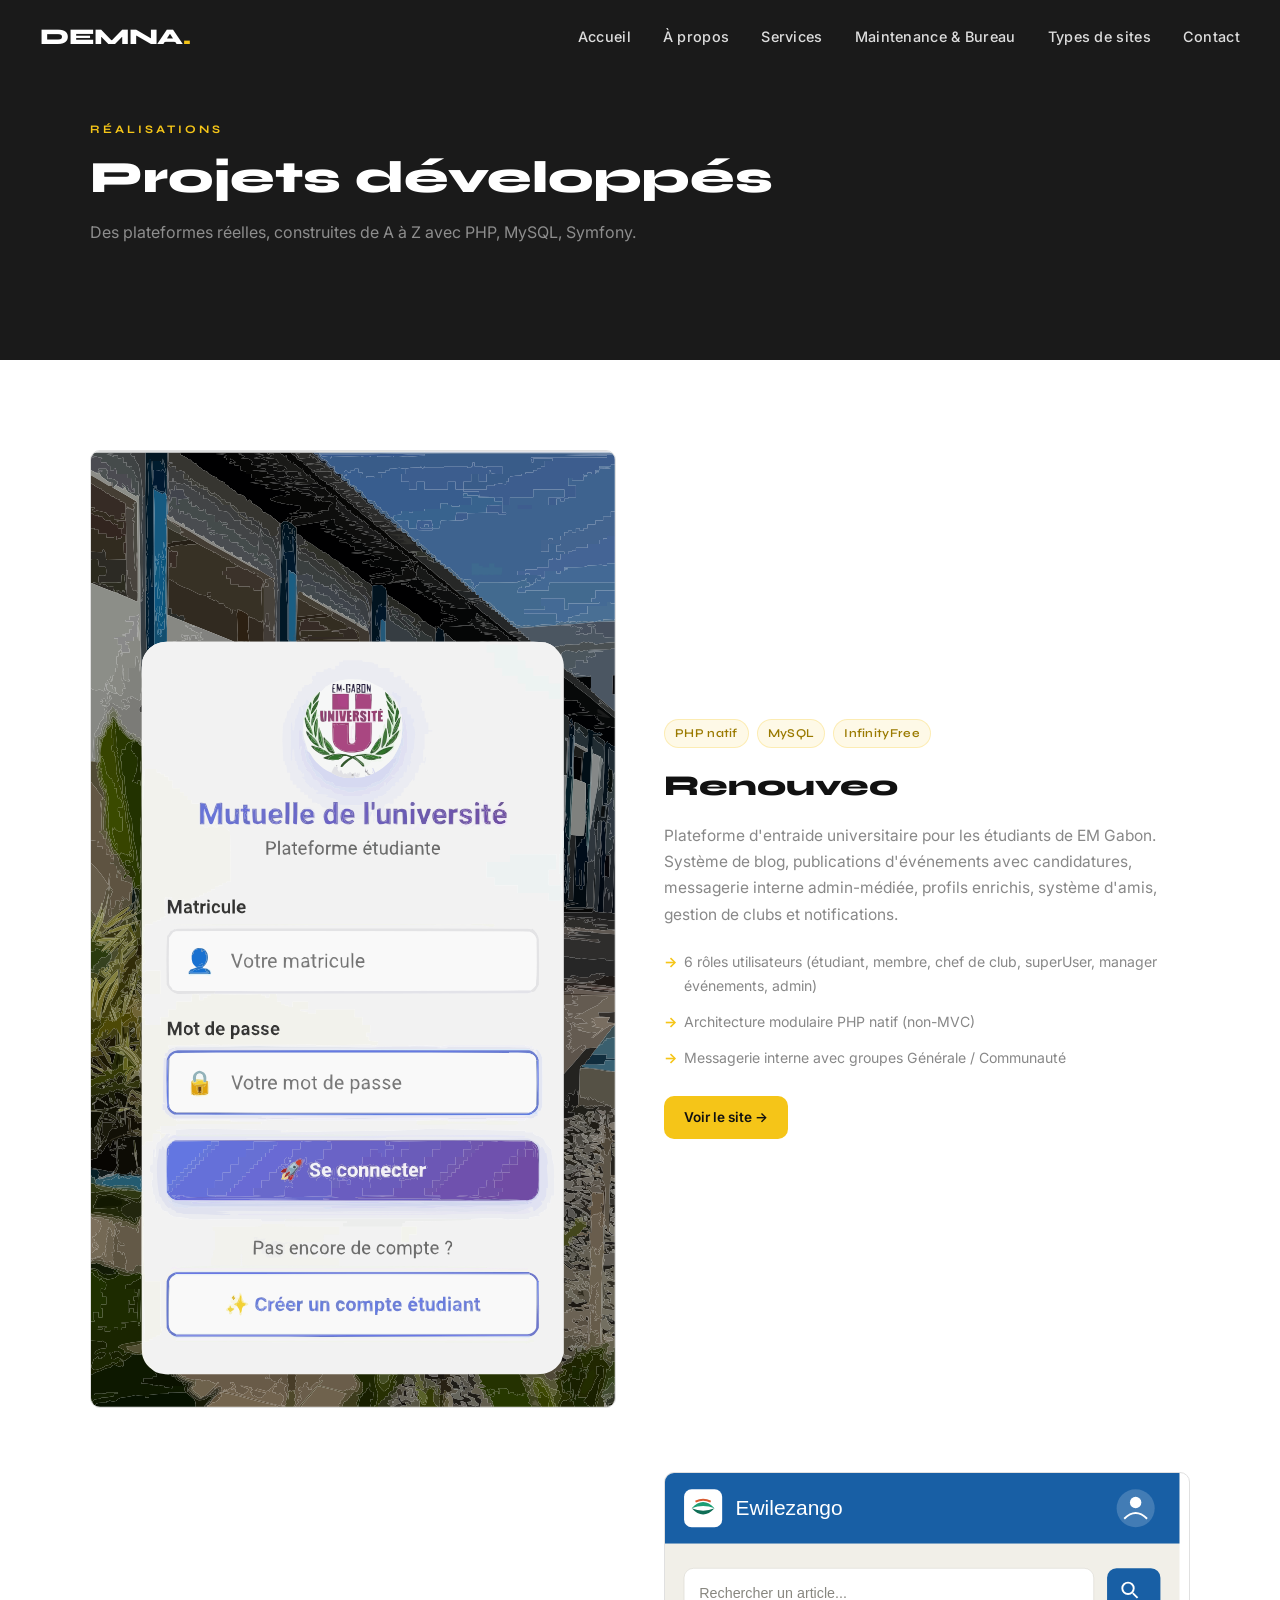
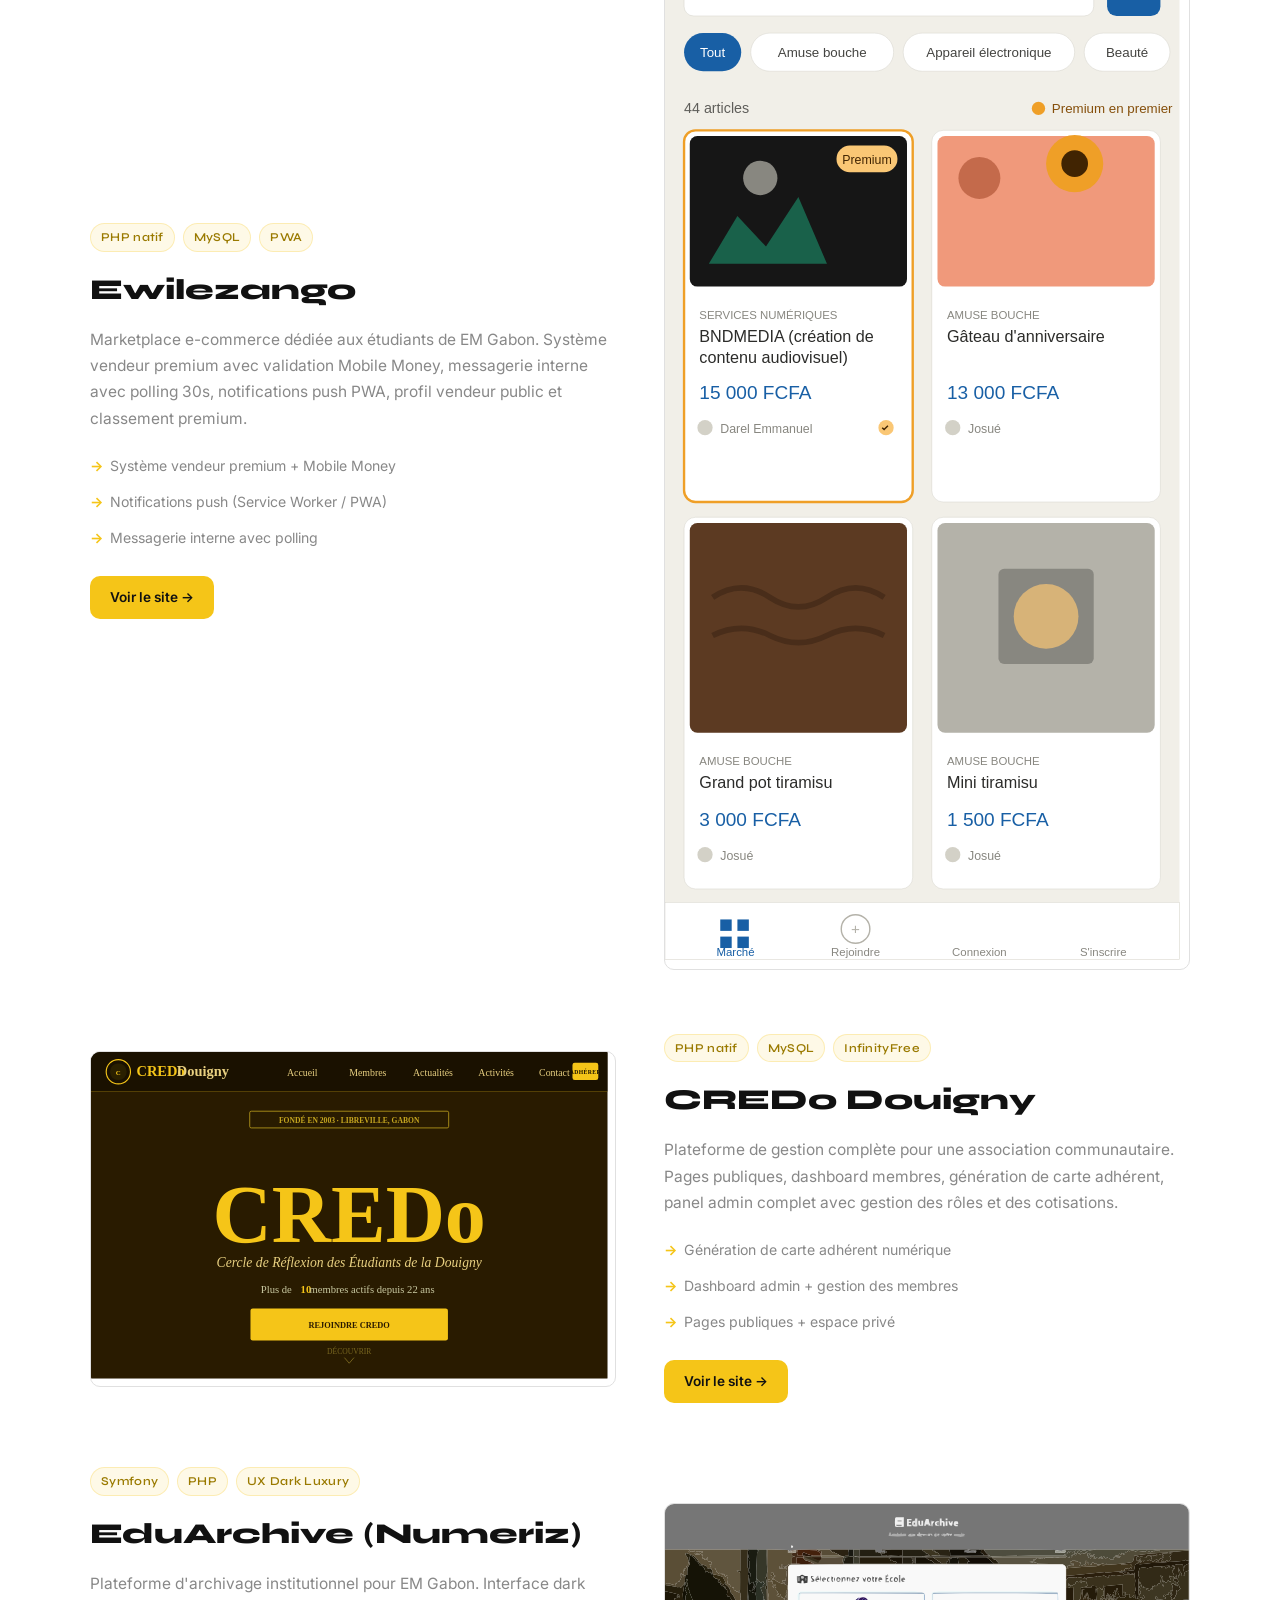
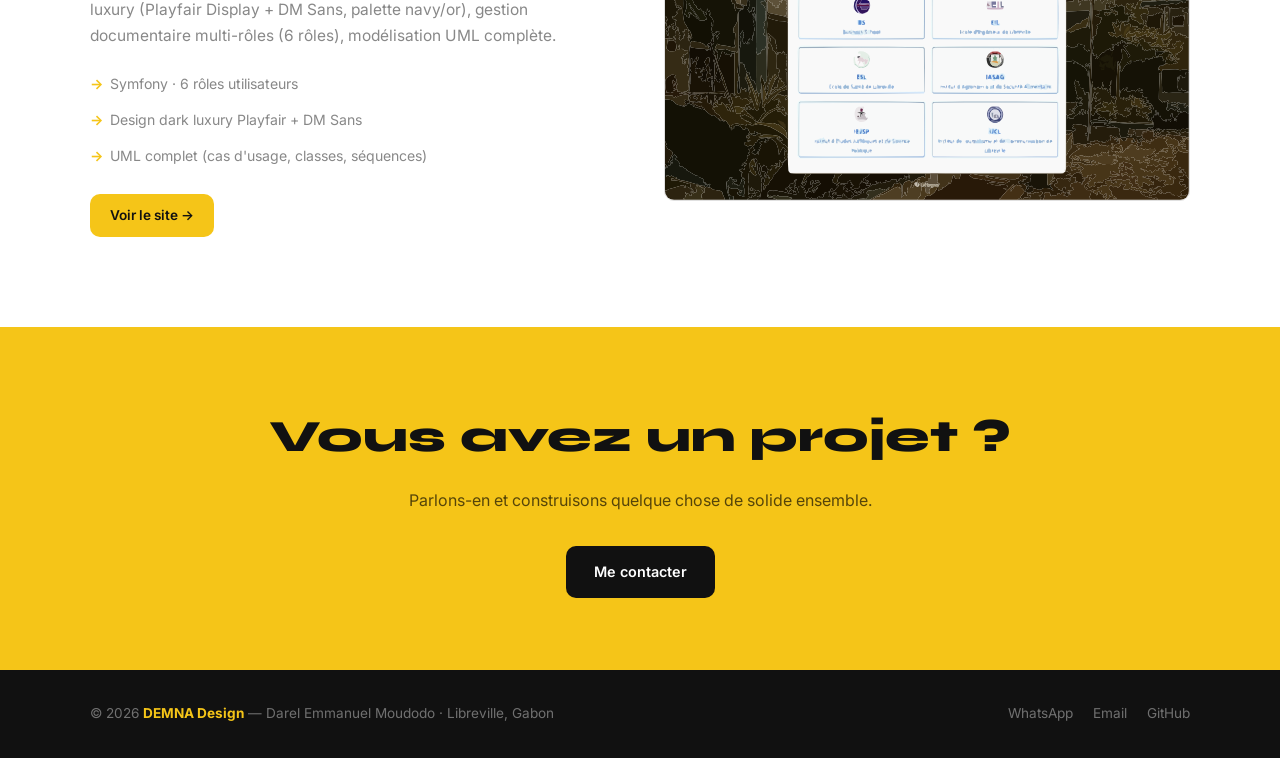
<file: pages/portfolio.html>
<!DOCTYPE html>
<html lang="fr">
<head>
  <meta charset="UTF-8">
  <meta name="viewport" content="width=device-width, initial-scale=1.0">
  <title>Portfolio – DEMNA Design</title>
  <meta name="description" content="Projets web réalisés par DEMNA Design : Renouveo, Ewilezango, CREDo Douigny, EduArchive.">
  <link rel="icon" type="image/svg+xml" href="../favicon.svg">
  <link rel="stylesheet" href="../assets/css/style.css">
</head>
<body>
  <header>
    <div class="logo">DEMNA<span>.</span></div>
    <nav>
      <a href="../index.html">Accueil</a>
      <a href="about.html">À propos</a>
      <a href="services.html">Services</a>
      <a href="maintenance.html">Maintenance & Bureau</a>
      <a href="types-sites.html">Types de sites</a>
      <a href="contact.html">Contact</a>
    </nav>
  </header>

  <section class="section section-dark" style="padding-top:120px; min-height:40vh;">
    <div class="container">
      <p class="section-label">Réalisations</p>
      <h1 class="section-title reveal" style="color:#fff;">Projets développés</h1>
      <p class="reveal" style="color:rgba(255,255,255,0.5); max-width:580px;">Des plateformes réelles, construites de A à Z avec PHP, MySQL, Symfony.</p>
    </div>
  </section>

  <section class="section">
    <div class="container">
      <div class="portfolio-list">

        <div class="portfolio-item reveal">
          <div class="portfolio-img">
            <img src="../assets/images/portfolio/renouveo.svg" alt="Renouveo">
          </div>
          <div class="portfolio-desc">
            <div class="portfolio-tags">
              <span class="tag">PHP natif</span>
              <span class="tag">MySQL</span>
              <span class="tag">InfinityFree</span>
            </div>
            <h2>Renouveo</h2>
            <p>Plateforme d'entraide universitaire pour les étudiants de EM Gabon. Système de blog, publications d'événements avec candidatures, messagerie interne admin-médiée, profils enrichis, système d'amis, gestion de clubs et notifications.</p>
            <ul class="portfolio-features">
              <li>6 rôles utilisateurs (étudiant, membre, chef de club, superUser, manager événements, admin)</li>
              <li>Architecture modulaire PHP natif (non-MVC)</li>
              <li>Messagerie interne avec groupes Générale / Communauté</li>
            </ul>
             <div class="portfolio-actions">
              <a href="https://renouveo.gt.tc" target="_blank" rel="noopener" class="btn btn-primary btn-sm">Voir le site →</a>
            </div>
          </div>
        </div>

        <div class="portfolio-item reveal">
          <div class="portfolio-img">
            <img src="../assets/images/portfolio/ewilezango.svg" alt="Ewilezango">
          </div>
          <div class="portfolio-desc">
            <div class="portfolio-tags">
              <span class="tag">PHP natif</span>
              <span class="tag">MySQL</span>
              <span class="tag">PWA</span>
            </div>
            <h2>Ewilezango</h2>
            <p>Marketplace e-commerce dédiée aux étudiants de EM Gabon. Système vendeur premium avec validation Mobile Money, messagerie interne avec polling 30s, notifications push PWA, profil vendeur public et classement premium.</p>
            <ul class="portfolio-features">
              <li>Système vendeur premium + Mobile Money</li>
              <li>Notifications push (Service Worker / PWA)</li>
              <li>Messagerie interne avec polling</li>
            </ul>
            <div class="portfolio-actions">
              <a href="https://ewilezango.page.gd" target="_blank" rel="noopener" class="btn btn-primary btn-sm">Voir le site →</a>
            </div>
          </div>
        </div>

        <div class="portfolio-item reveal">
          <div class="portfolio-img">
            <img src="../assets/images/portfolio/credo.svg" alt="CREDo Douigny">
          </div>
          <div class="portfolio-desc">
            <div class="portfolio-tags">
              <span class="tag">PHP natif</span>
              <span class="tag">MySQL</span>
              <span class="tag">InfinityFree</span>
            </div>
            <h2>CREDo Douigny</h2>
            <p>Plateforme de gestion complète pour une association communautaire. Pages publiques, dashboard membres, génération de carte adhérent, panel admin complet avec gestion des rôles et des cotisations.</p>
            <ul class="portfolio-features">
              <li>Génération de carte adhérent numérique</li>
              <li>Dashboard admin + gestion des membres</li>
              <li>Pages publiques + espace privé</li>
            </ul>
            <div class="portfolio-actions">
              <a href="https://credo-douigny.gt.tc" target="_blank" rel="noopener" class="btn btn-primary btn-sm">Voir le site →</a>
            </div>
          </div>
        </div>

        <div class="portfolio-item reveal">
          <div class="portfolio-img">
            <img src="../assets/images/portfolio/eduarchive.svg" alt="EduArchive">
          </div>
          <div class="portfolio-desc">
            <div class="portfolio-tags">
              <span class="tag">Symfony</span>
              <span class="tag">PHP</span>
              <span class="tag">UX Dark Luxury</span>
            </div>
            <h2>EduArchive (Numeriz)</h2>
            <p>Plateforme d'archivage institutionnel pour EM Gabon. Interface dark luxury (Playfair Display + DM Sans, palette navy/or), gestion documentaire multi-rôles (6 rôles), modélisation UML complète.</p>
            <ul class="portfolio-features">
              <li>Symfony · 6 rôles utilisateurs</li>
              <li>Design dark luxury Playfair + DM Sans</li>
              <li>UML complet (cas d'usage, classes, séquences)</li>
            </ul>
               <div class="portfolio-actions">
              <a href="https://eduarchive.gt.tc" target="_blank" rel="noopener" class="btn btn-primary btn-sm">Voir le site →</a>
            </div>
          </div>
        </div>

      </div>
    </div>
  </section>

  <div class="cta-band">
    <div class="container">
      <h2>Vous avez un projet ?</h2>
      <p>Parlons-en et construisons quelque chose de solide ensemble.</p>
      <a href="contact.html" class="btn btn-dark">Me contacter</a>
    </div>
  </div>

  <footer>
    <div class="footer-inner">
      <p>© 2026 <strong>DEMNA Design</strong> — Darel Emmanuel Moudodo · Libreville, Gabon</p>
      <div class="footer-links">
        <a href="https://wa.me/24174100717" target="_blank" rel="noopener">WhatsApp</a>
        <a href="mailto:darelemmanuelm@gmail.com">Email</a>
        <a href="https://github.com" target="_blank" rel="noopener">GitHub</a>
      </div>
    </div>
  </footer>
  <script src="../assets/js/main.js"></script>
</body>
</html>
</file>
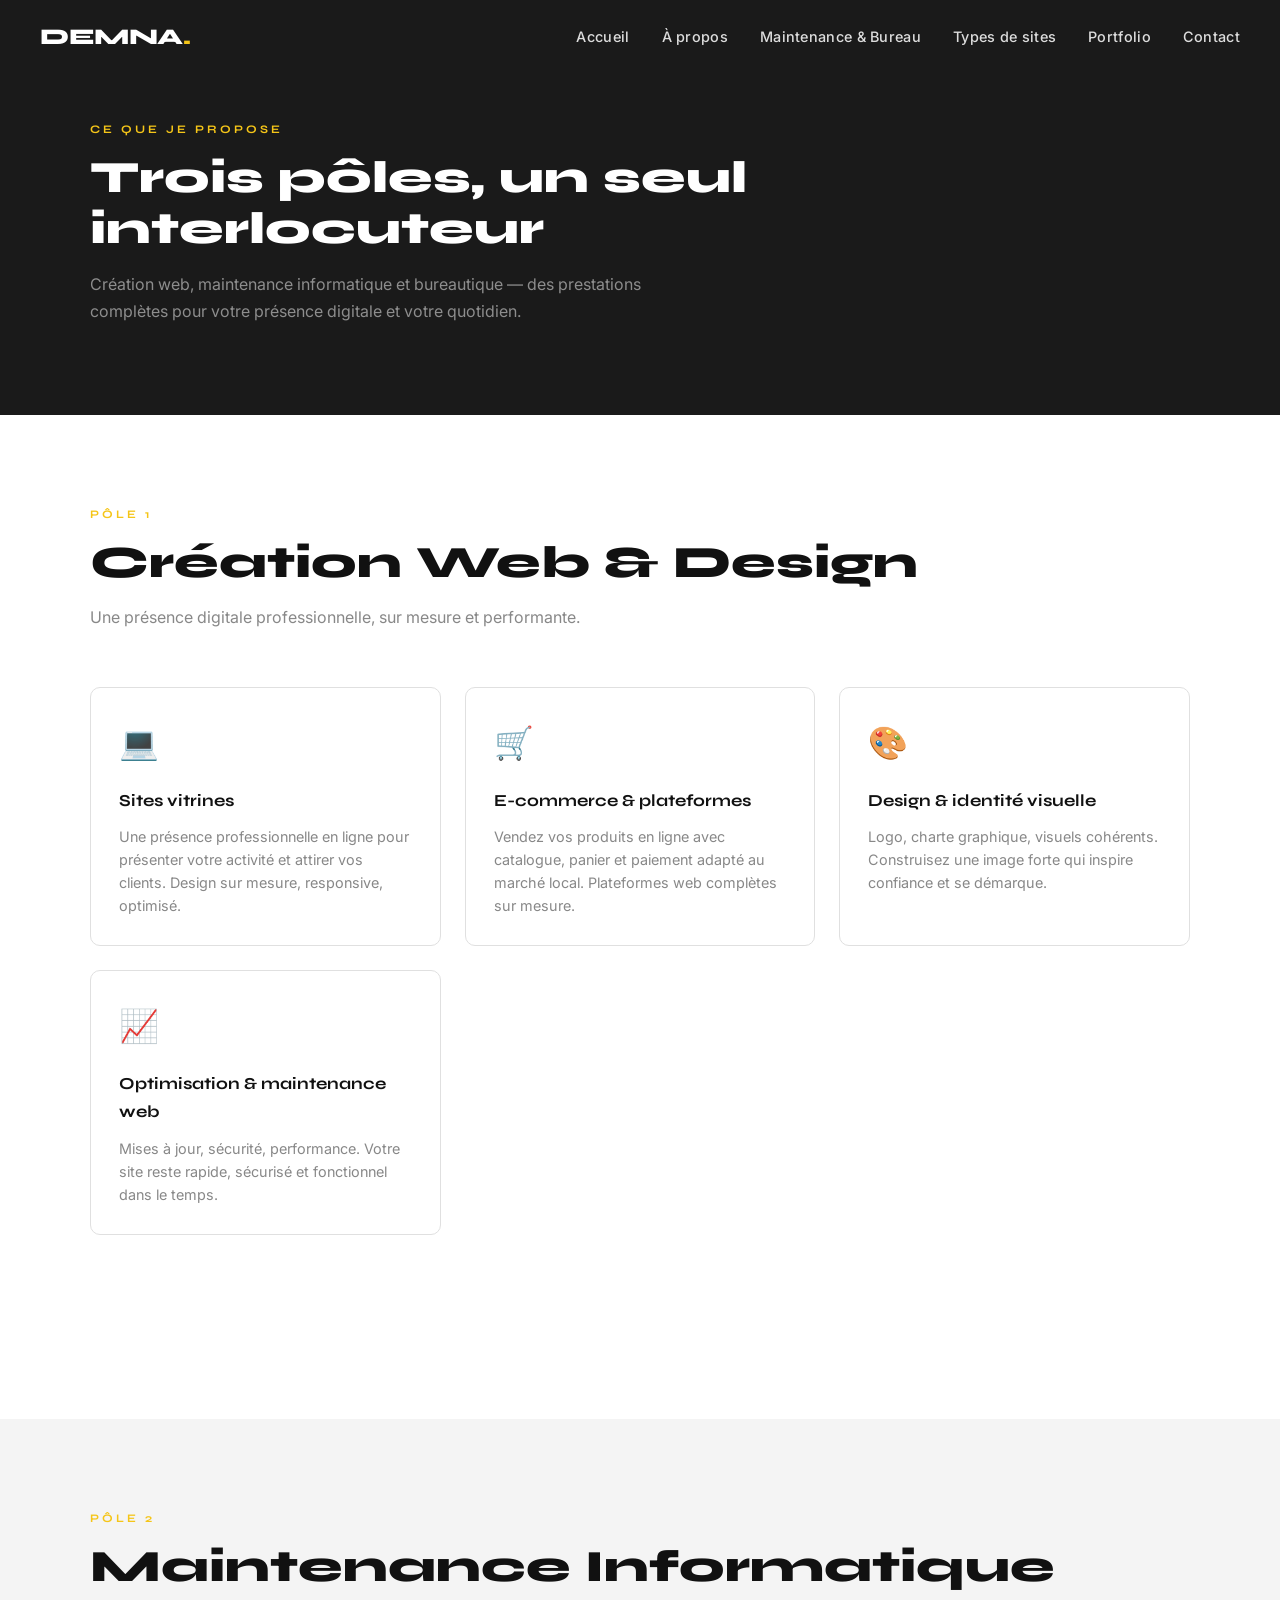
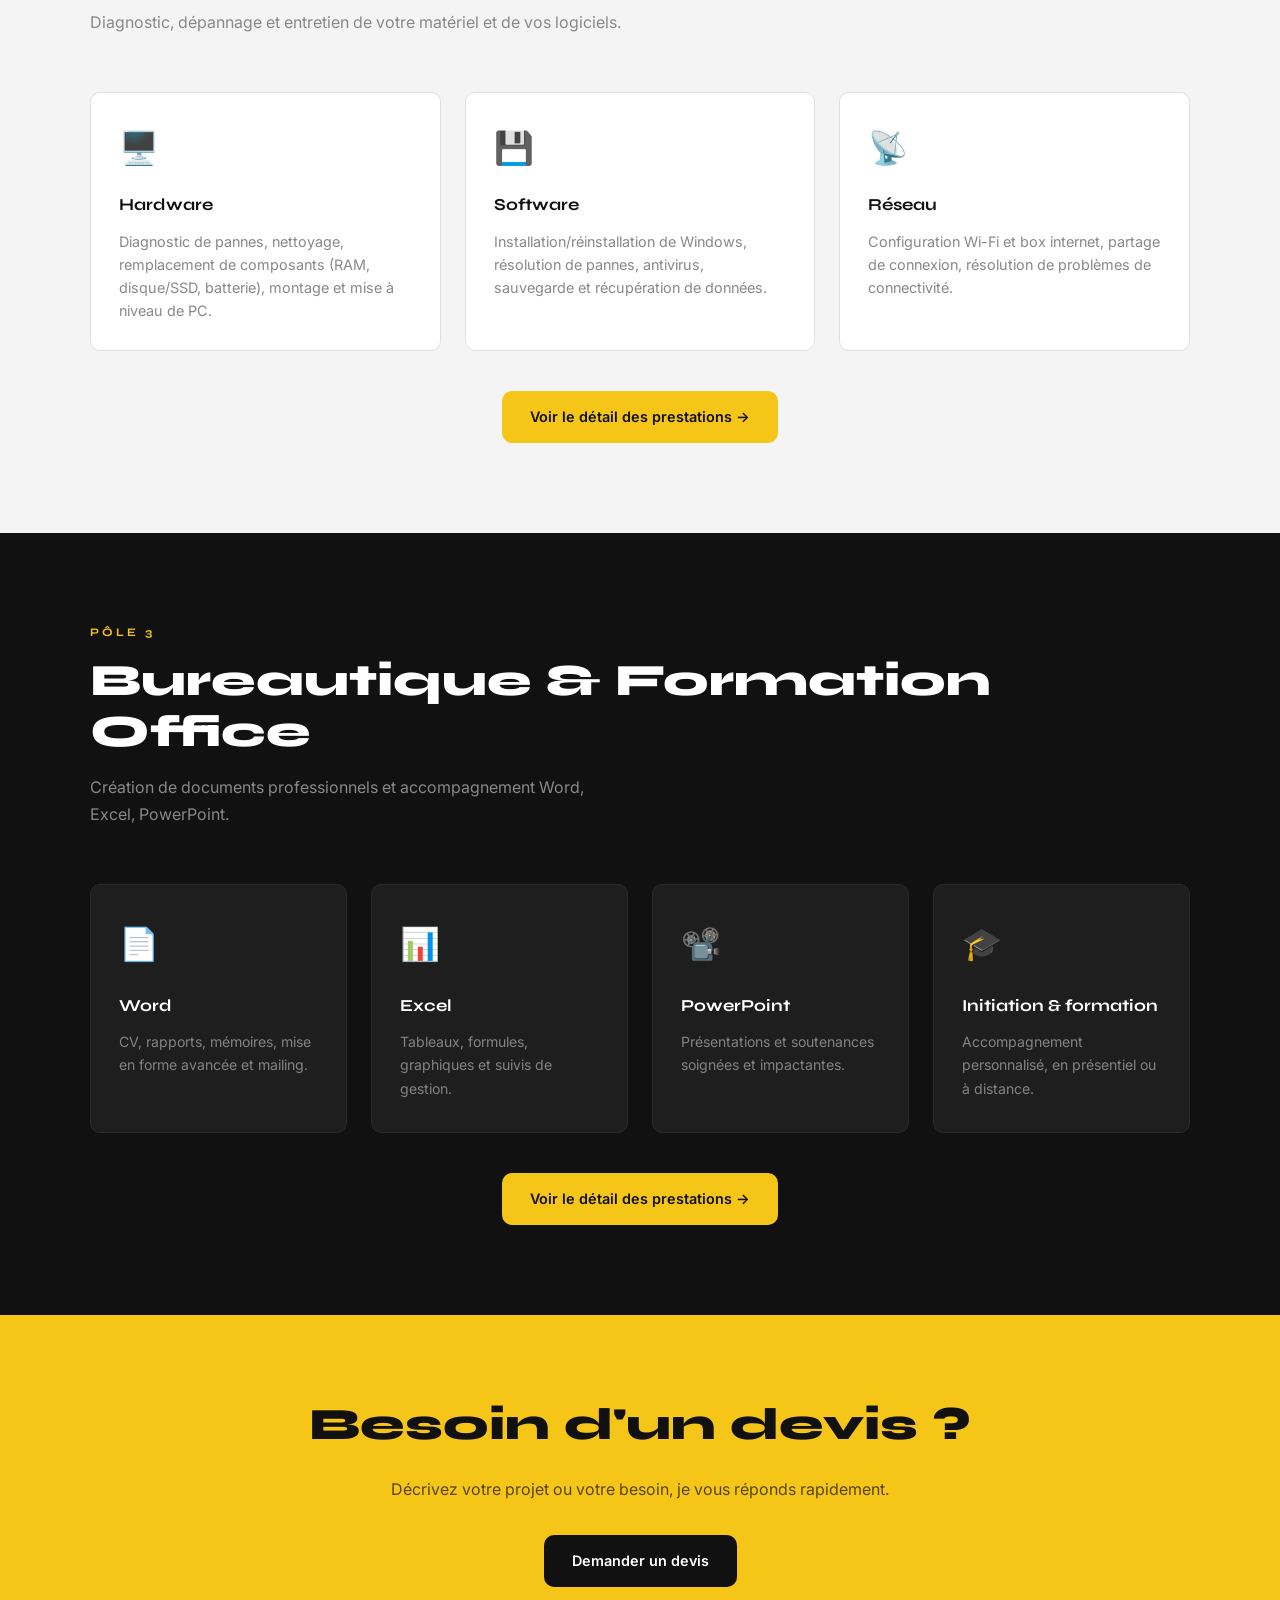
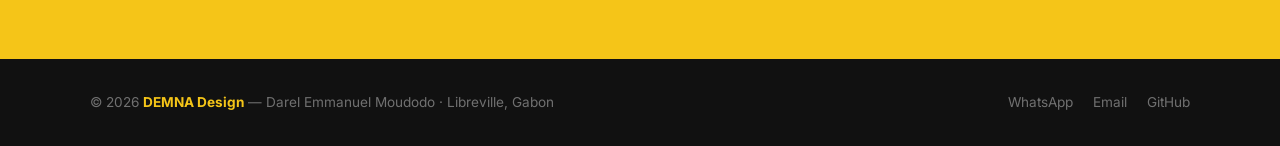
<file: pages/services.html>
<!DOCTYPE html>
<html lang="fr">
<head>
  <meta charset="UTF-8">
  <meta name="viewport" content="width=device-width, initial-scale=1.0">
  <title>Services – DEMNA Design</title>
  <meta name="description" content="Création web, maintenance informatique (hardware/software/réseau) et bureautique Word/Excel/PowerPoint à Libreville, Gabon.">
  <link rel="icon" type="image/svg+xml" href="../favicon.svg">
  <link rel="stylesheet" href="../assets/css/style.css">
</head>
<body>
  <header>
    <div class="logo">DEMNA<span>.</span></div>
    <nav>
      <a href="../index.html">Accueil</a>
      <a href="about.html">À propos</a>
      <a href="maintenance.html">Maintenance & Bureau</a>
      <a href="types-sites.html">Types de sites</a>
      <a href="portfolio.html">Portfolio</a>
      <a href="contact.html">Contact</a>
    </nav>
  </header>

  <section class="section section-dark" style="padding-top:120px; min-height:45vh;">
    <div class="container">
      <p class="section-label">Ce que je propose</p>
      <h1 class="section-title reveal" style="color:#fff;">Trois pôles, un seul interlocuteur</h1>
      <p class="reveal" style="color:rgba(255,255,255,0.5); max-width:580px;">Création web, maintenance informatique et bureautique — des prestations complètes pour votre présence digitale et votre quotidien.</p>
    </div>
  </section>

  <!-- POLE 1 : DEV WEB & DESIGN -->
  <section class="section">
    <div class="container">
      <div class="section-header reveal">
        <p class="section-label">Pôle 1</p>
        <h2 class="section-title">Création Web & Design</h2>
        <p class="section-subtitle">Une présence digitale professionnelle, sur mesure et performante.</p>
      </div>
      <div class="cards">
        <div class="card reveal">
          <div class="card-icon">💻</div>
          <h3>Sites vitrines</h3>
          <p>Une présence professionnelle en ligne pour présenter votre activité et attirer vos clients. Design sur mesure, responsive, optimisé.</p>
        </div>
        <div class="card reveal">
          <div class="card-icon">🛒</div>
          <h3>E-commerce & plateformes</h3>
          <p>Vendez vos produits en ligne avec catalogue, panier et paiement adapté au marché local. Plateformes web complètes sur mesure.</p>
        </div>
        <div class="card reveal">
          <div class="card-icon">🎨</div>
          <h3>Design & identité visuelle</h3>
          <p>Logo, charte graphique, visuels cohérents. Construisez une image forte qui inspire confiance et se démarque.</p>
        </div>
        <div class="card reveal">
          <div class="card-icon">📈</div>
          <h3>Optimisation & maintenance web</h3>
          <p>Mises à jour, sécurité, performance. Votre site reste rapide, sécurisé et fonctionnel dans le temps.</p>
        </div>
      </div>
      <div style="text-align:center;margin-top:40px;">
        <a href="types-sites.html" class="btn btn-outline">Voir les types de sites →</a>
      </div>
    </div>
  </section>

  <!-- POLE 2 : MAINTENANCE INFORMATIQUE -->
  <section class="section section-light">
    <div class="container">
      <div class="section-header reveal">
        <p class="section-label">Pôle 2</p>
        <h2 class="section-title">Maintenance Informatique</h2>
        <p class="section-subtitle">Diagnostic, dépannage et entretien de votre matériel et de vos logiciels.</p>
      </div>
      <div class="cards">
        <div class="card reveal">
          <div class="card-icon">🖥️</div>
          <h3>Hardware</h3>
          <p>Diagnostic de pannes, nettoyage, remplacement de composants (RAM, disque/SSD, batterie), montage et mise à niveau de PC.</p>
        </div>
        <div class="card reveal">
          <div class="card-icon">💾</div>
          <h3>Software</h3>
          <p>Installation/réinstallation de Windows, résolution de pannes, antivirus, sauvegarde et récupération de données.</p>
        </div>
        <div class="card reveal">
          <div class="card-icon">📡</div>
          <h3>Réseau</h3>
          <p>Configuration Wi-Fi et box internet, partage de connexion, résolution de problèmes de connectivité.</p>
        </div>
      </div>
      <div style="text-align:center;margin-top:40px;">
        <a href="maintenance.html" class="btn btn-primary">Voir le détail des prestations →</a>
      </div>
    </div>
  </section>

  <!-- POLE 3 : BUREAUTIQUE -->
  <section class="section section-dark" style="background:#111;">
    <div class="container">
      <div class="section-header reveal">
        <p class="section-label">Pôle 3</p>
        <h2 class="section-title" style="color:#fff;">Bureautique & Formation Office</h2>
        <p class="section-subtitle">Création de documents professionnels et accompagnement Word, Excel, PowerPoint.</p>
      </div>
      <div class="services-grid">
        <div class="service-card reveal">
          <div class="s-icon">📄</div>
          <h3>Word</h3>
          <p>CV, rapports, mémoires, mise en forme avancée et mailing.</p>
        </div>
        <div class="service-card reveal">
          <div class="s-icon">📊</div>
          <h3>Excel</h3>
          <p>Tableaux, formules, graphiques et suivis de gestion.</p>
        </div>
        <div class="service-card reveal">
          <div class="s-icon">📽️</div>
          <h3>PowerPoint</h3>
          <p>Présentations et soutenances soignées et impactantes.</p>
        </div>
        <div class="service-card reveal">
          <div class="s-icon">🎓</div>
          <h3>Initiation & formation</h3>
          <p>Accompagnement personnalisé, en présentiel ou à distance.</p>
        </div>
      </div>
      <div style="text-align:center;margin-top:40px;">
        <a href="maintenance.html" class="btn btn-primary">Voir le détail des prestations →</a>
      </div>
    </div>
  </section>

  <div class="cta-band">
    <div class="container">
      <h2>Besoin d'un devis ?</h2>
      <p>Décrivez votre projet ou votre besoin, je vous réponds rapidement.</p>
      <a href="contact.html" class="btn btn-dark">Demander un devis</a>
    </div>
  </div>

  <footer>
    <div class="footer-inner">
      <p>© 2026 <strong>DEMNA Design</strong> — Darel Emmanuel Moudodo · Libreville, Gabon</p>
      <div class="footer-links">
        <a href="https://wa.me/24174100717" target="_blank" rel="noopener">WhatsApp</a>
        <a href="mailto:darelemmanuelm@gmail.com">Email</a>
        <a href="https://github.com" target="_blank" rel="noopener">GitHub</a>
      </div>
    </div>
  </footer>
  <script src="../assets/js/main.js"></script>
</body>
</html>
</file>
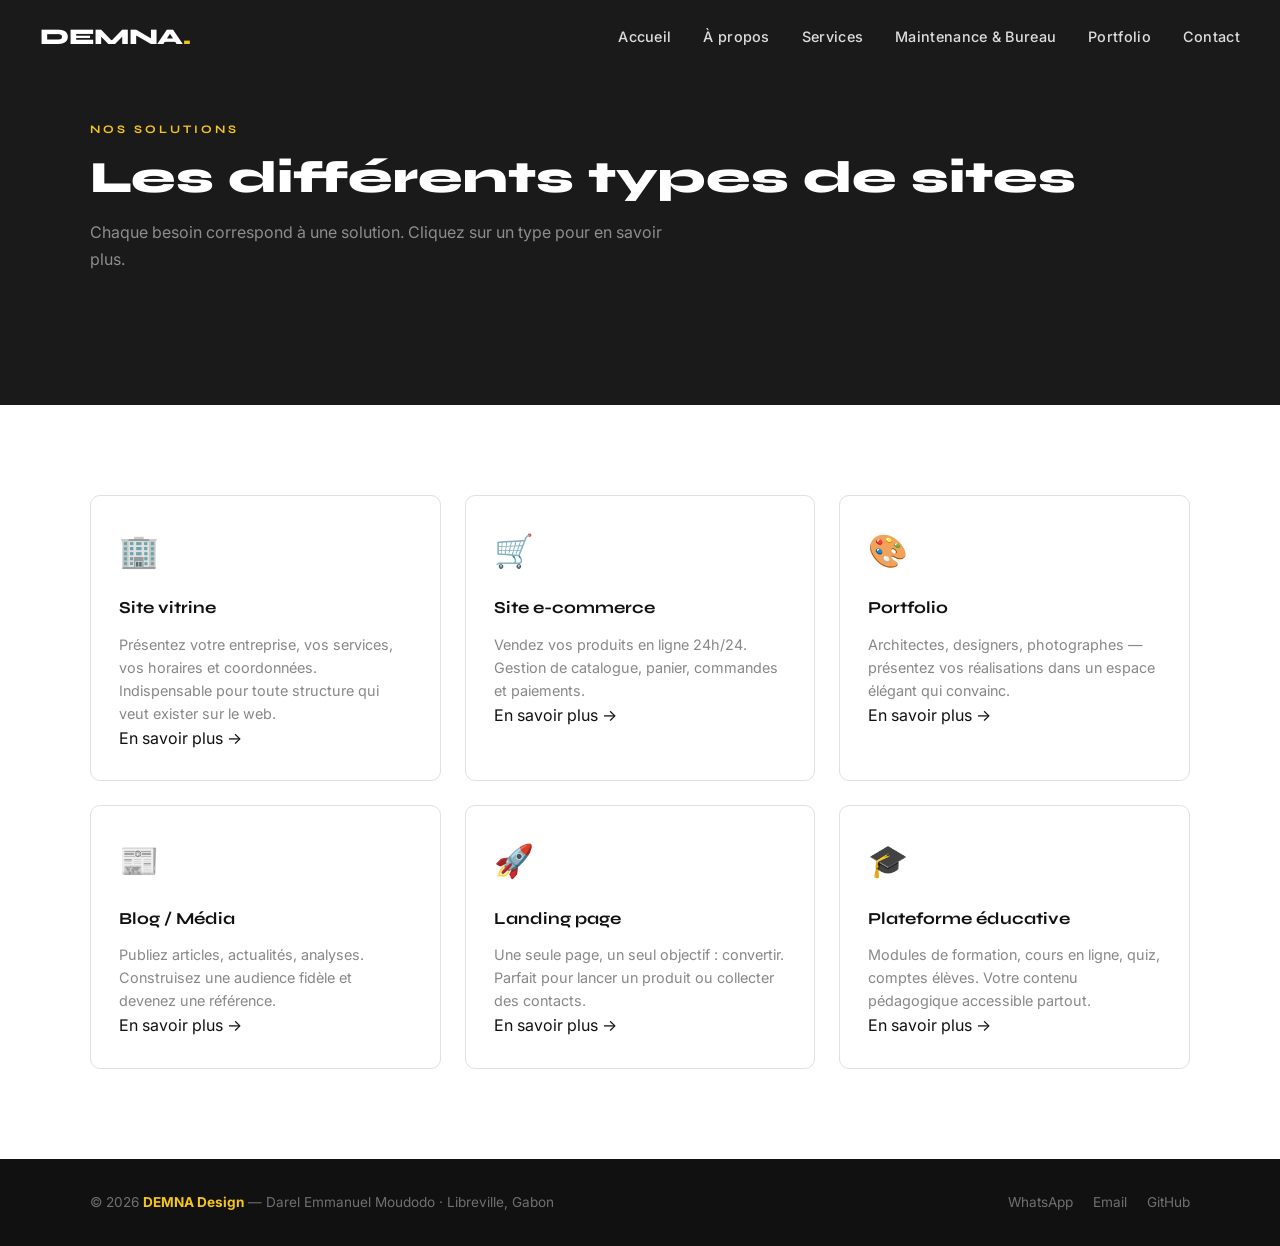
<file: pages/types-sites.html>
<!DOCTYPE html>
<html lang="fr">
<head>
  <meta charset="UTF-8">
  <meta name="viewport" content="width=device-width, initial-scale=1.0">
  <title>Types de sites – DEMNA Design</title>
  <link rel="icon" type="image/svg+xml" href="../favicon.svg">
  <link rel="stylesheet" href="../assets/css/style.css">
</head>
<body>
  <header>
    <div class="logo">DEMNA<span>.</span></div>
    <nav>
      <a href="../index.html">Accueil</a>
      <a href="about.html">À propos</a>
      <a href="services.html">Services</a>
      <a href="maintenance.html">Maintenance & Bureau</a>
      <a href="portfolio.html">Portfolio</a>
      <a href="contact.html">Contact</a>
    </nav>
  </header>

  <section class="section section-dark" style="padding-top:120px; min-height:45vh;">
    <div class="container">
      <p class="section-label">Nos solutions</p>
      <h1 class="section-title reveal" style="color:#fff;">Les différents types de sites</h1>
      <p class="reveal" style="color:rgba(255,255,255,0.5); max-width:580px;">Chaque besoin correspond à une solution. Cliquez sur un type pour en savoir plus.</p>
    </div>
  </section>

  <section class="section">
    <div class="container">
      <div class="cards">

        <a href="types/site-vitrine.html" class="card card-link reveal">
          <div class="card-icon">🏢</div>
          <h3>Site vitrine</h3>
          <p>Présentez votre entreprise, vos services, vos horaires et coordonnées. Indispensable pour toute structure qui veut exister sur le web.</p>
          <span class="card-cta">En savoir plus →</span>
        </a>

        <a href="types/site-ecommerce.html" class="card card-link reveal">
          <div class="card-icon">🛒</div>
          <h3>Site e-commerce</h3>
          <p>Vendez vos produits en ligne 24h/24. Gestion de catalogue, panier, commandes et paiements.</p>
          <span class="card-cta">En savoir plus →</span>
        </a>

        <a href="types/portfolio.html" class="card card-link reveal">
          <div class="card-icon">🎨</div>
          <h3>Portfolio</h3>
          <p>Architectes, designers, photographes — présentez vos réalisations dans un espace élégant qui convainc.</p>
          <span class="card-cta">En savoir plus →</span>
        </a>

        <a href="types/blog-media.html" class="card card-link reveal">
          <div class="card-icon">📰</div>
          <h3>Blog / Média</h3>
          <p>Publiez articles, actualités, analyses. Construisez une audience fidèle et devenez une référence.</p>
          <span class="card-cta">En savoir plus →</span>
        </a>

        <a href="types/landing-page.html" class="card card-link reveal">
          <div class="card-icon">🚀</div>
          <h3>Landing page</h3>
          <p>Une seule page, un seul objectif : convertir. Parfait pour lancer un produit ou collecter des contacts.</p>
          <span class="card-cta">En savoir plus →</span>
        </a>

        <a href="types/plateforme-educative.html" class="card card-link reveal">
          <div class="card-icon">🎓</div>
          <h3>Plateforme éducative</h3>
          <p>Modules de formation, cours en ligne, quiz, comptes élèves. Votre contenu pédagogique accessible partout.</p>
          <span class="card-cta">En savoir plus →</span>
        </a>

      </div>
    </div>
  </section>

  <footer>
    <div class="footer-inner">
      <p>© 2026 <strong>DEMNA Design</strong> — Darel Emmanuel Moudodo · Libreville, Gabon</p>
      <div class="footer-links">
        <a href="https://wa.me/24174100717" target="_blank" rel="noopener">WhatsApp</a>
        <a href="mailto:darelemmanuelm@gmail.com">Email</a>
        <a href="https://github.com" target="_blank" rel="noopener">GitHub</a>
      </div>
    </div>
  </footer>
  <script src="../assets/js/main.js"></script>
</body>
</html>
</file>
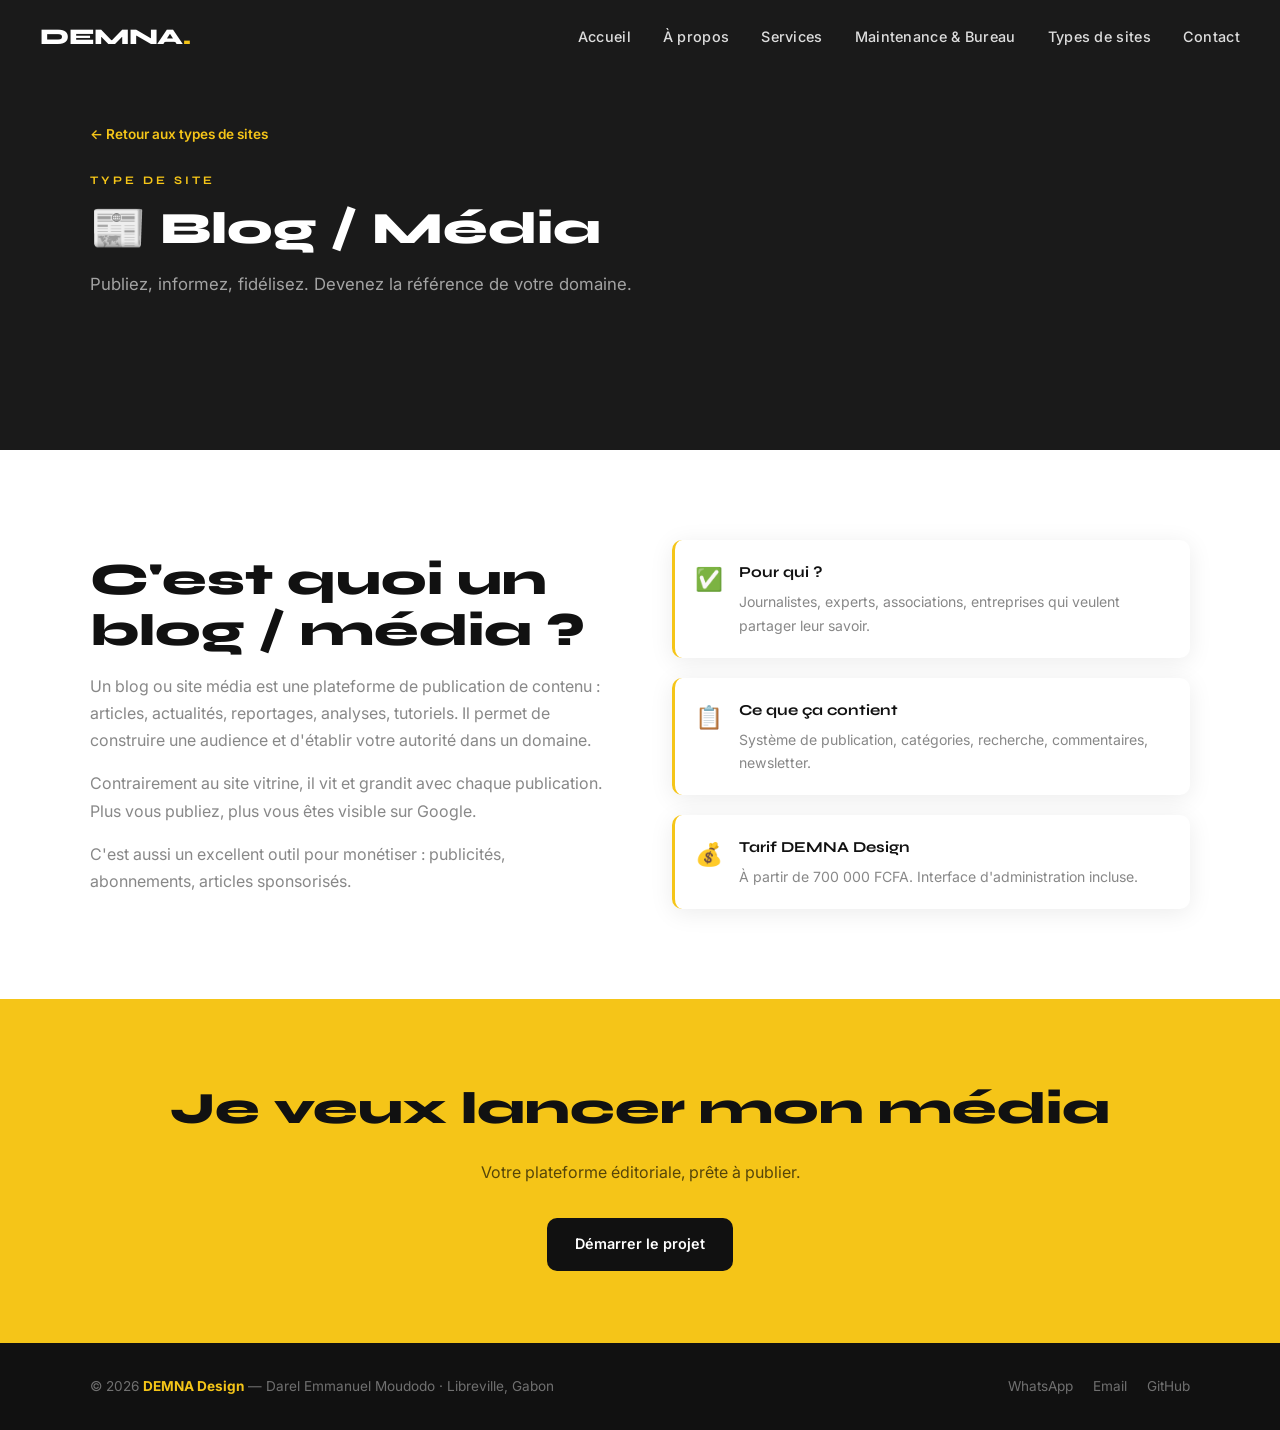
<file: pages/types/blog-media.html>
<!DOCTYPE html>
<html lang="fr">
<head>
  <meta charset="UTF-8">
  <meta name="viewport" content="width=device-width, initial-scale=1.0">
  <title>Blog / Média – DEMNA Design</title>
  <link rel="icon" type="image/svg+xml" href="../../favicon.svg">
  <link rel="stylesheet" href="../../assets/css/style.css">
</head>
<body>
  <header>
    <div class="logo">DEMNA<span>.</span></div>
    <nav>
      <a href="../../index.html">Accueil</a>
      <a href="../about.html">À propos</a>
      <a href="../services.html">Services</a>
      <a href="../maintenance.html">Maintenance & Bureau</a>
      <a href="../types-sites.html">Types de sites</a>
      <a href="../contact.html">Contact</a>
    </nav>
  </header>

  <section class="section section-dark" style="padding-top:120px; min-height:50vh;">
    <div class="container">
      <a href="../types-sites.html" style="color:var(--gold); font-size:0.85rem; font-weight:600;">← Retour aux types de sites</a>
      <div style="margin-top:24px;">
        <p class="section-label">Type de site</p>
        <h1 class="section-title reveal" style="color:#fff;">📰 Blog / Média</h1>
        <p class="reveal" style="color:rgba(255,255,255,0.6); max-width:620px; font-size:1.05rem; margin-top:12px;">
          Publiez, informez, fidélisez. Devenez la référence de votre domaine.
        </p>
      </div>
    </div>
  </section>

  <section class="section">
    <div class="container">
      <div class="about-grid">
        <div class="reveal">
          <h2 class="section-title">C'est quoi un blog / média ?</h2>
          <p style="color:var(--gray); margin-bottom:16px;">Un blog ou site média est une plateforme de publication de contenu : articles, actualités, reportages, analyses, tutoriels. Il permet de construire une audience et d'établir votre autorité dans un domaine.</p>
          <p style="color:var(--gray); margin-bottom:16px;">Contrairement au site vitrine, il vit et grandit avec chaque publication. Plus vous publiez, plus vous êtes visible sur Google.</p>
          <p style="color:var(--gray);">C'est aussi un excellent outil pour monétiser : publicités, abonnements, articles sponsorisés.</p>
        </div>
        <div class="about-values">
          <div class="value-item reveal">
            <span class="value-icon">✅</span>
            <div><h4>Pour qui ?</h4><p>Journalistes, experts, associations, entreprises qui veulent partager leur savoir.</p></div>
          </div>
          <div class="value-item reveal">
            <span class="value-icon">📋</span>
            <div><h4>Ce que ça contient</h4><p>Système de publication, catégories, recherche, commentaires, newsletter.</p></div>
          </div>
          <div class="value-item reveal">
            <span class="value-icon">💰</span>
            <div><h4>Tarif DEMNA Design</h4><p>À partir de 700 000 FCFA. Interface d'administration incluse.</p></div>
          </div>
        </div>
      </div>
    </div>
  </section>

  <div class="cta-band">
    <div class="container">
      <h2>Je veux lancer mon média</h2>
      <p>Votre plateforme éditoriale, prête à publier.</p>
      <a href="../contact.html" class="btn btn-dark">Démarrer le projet</a>
    </div>
  </div>

  <footer>
    <div class="footer-inner">
      <p>© 2026 <strong>DEMNA Design</strong> — Darel Emmanuel Moudodo · Libreville, Gabon</p>
      <div class="footer-links">
        <a href="https://wa.me/24174100717" target="_blank" rel="noopener">WhatsApp</a>
        <a href="mailto:darelemmanuelm@gmail.com">Email</a>
        <a href="https://github.com" target="_blank" rel="noopener">GitHub</a>
      </div>
    </div>
  </footer>
  <script src="../../assets/js/main.js"></script>
</body>
</html>
</file>
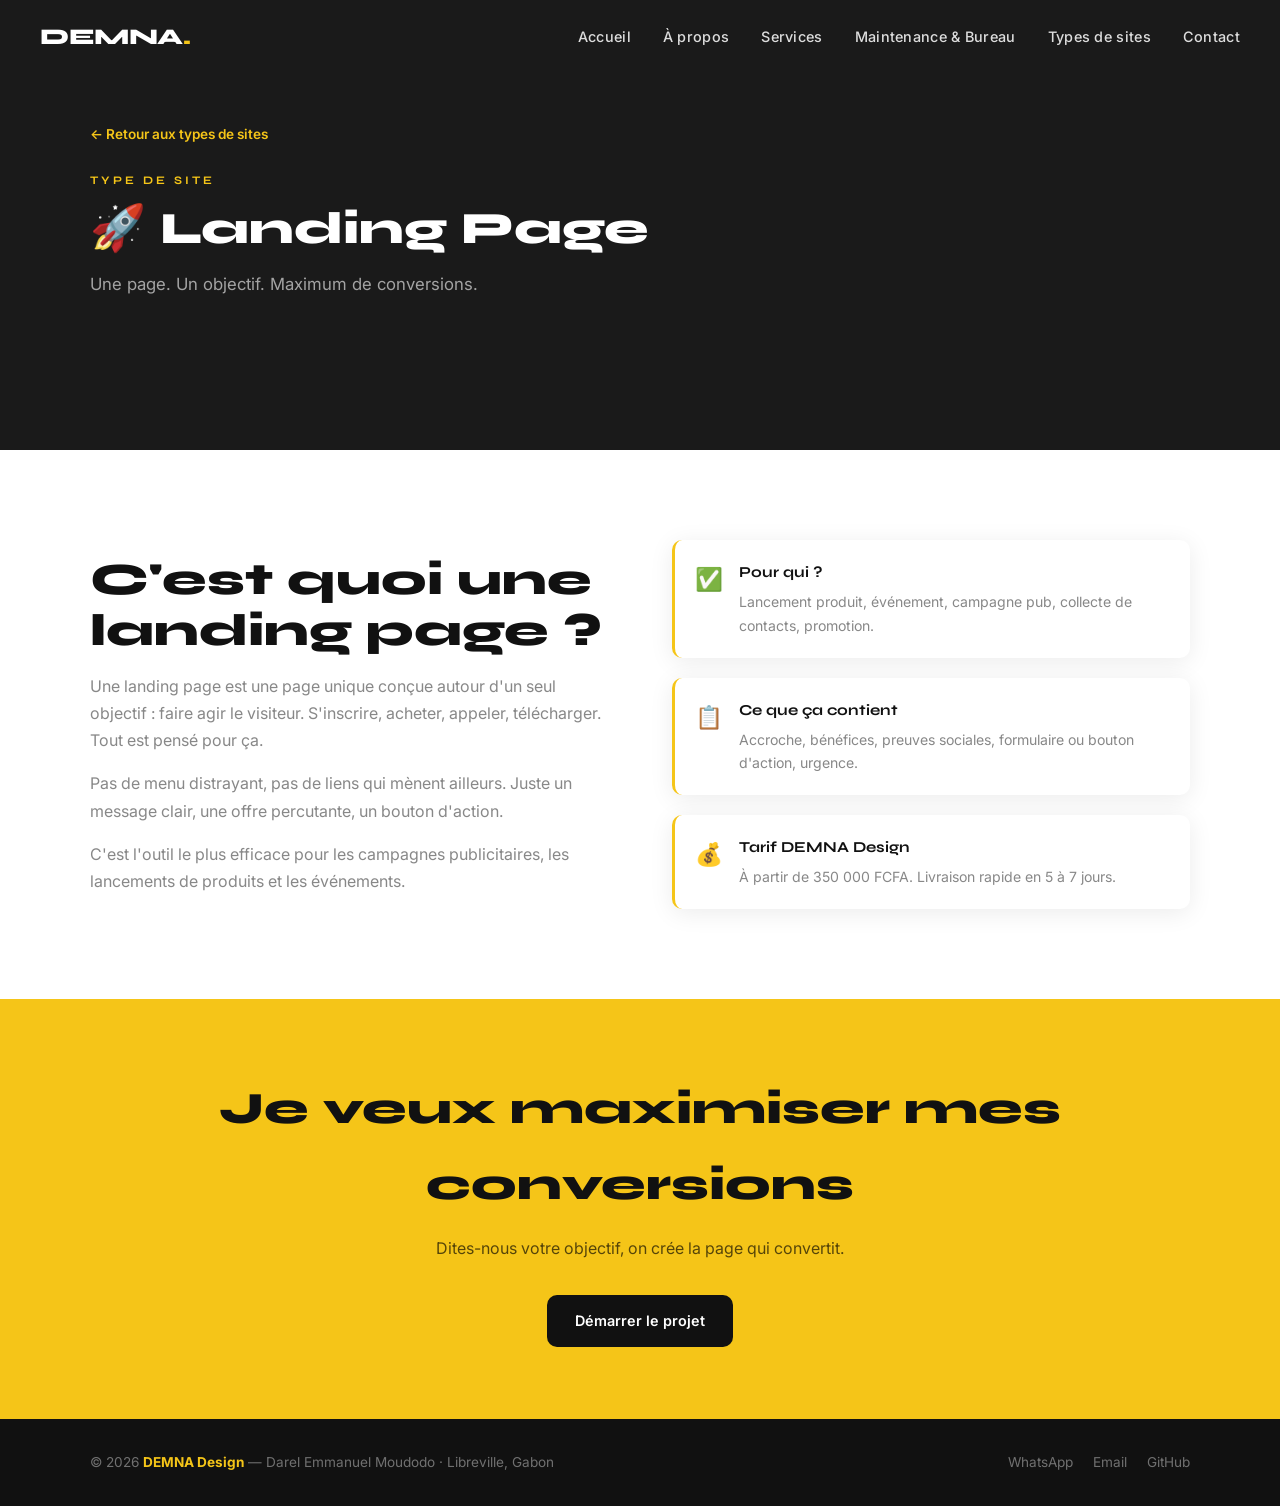
<file: pages/types/landing-page.html>
<!DOCTYPE html>
<html lang="fr">
<head>
  <meta charset="UTF-8">
  <meta name="viewport" content="width=device-width, initial-scale=1.0">
  <title>Landing Page – DEMNA Design</title>
  <link rel="icon" type="image/svg+xml" href="../../favicon.svg">
  <link rel="stylesheet" href="../../assets/css/style.css">
</head>
<body>
  <header>
    <div class="logo">DEMNA<span>.</span></div>
    <nav>
      <a href="../../index.html">Accueil</a>
      <a href="../about.html">À propos</a>
      <a href="../services.html">Services</a>
      <a href="../maintenance.html">Maintenance & Bureau</a>
      <a href="../types-sites.html">Types de sites</a>
      <a href="../contact.html">Contact</a>
    </nav>
  </header>

  <section class="section section-dark" style="padding-top:120px; min-height:50vh;">
    <div class="container">
      <a href="../types-sites.html" style="color:var(--gold); font-size:0.85rem; font-weight:600;">← Retour aux types de sites</a>
      <div style="margin-top:24px;">
        <p class="section-label">Type de site</p>
        <h1 class="section-title reveal" style="color:#fff;">🚀 Landing Page</h1>
        <p class="reveal" style="color:rgba(255,255,255,0.6); max-width:620px; font-size:1.05rem; margin-top:12px;">
          Une page. Un objectif. Maximum de conversions.
        </p>
      </div>
    </div>
  </section>

  <section class="section">
    <div class="container">
      <div class="about-grid">
        <div class="reveal">
          <h2 class="section-title">C'est quoi une landing page ?</h2>
          <p style="color:var(--gray); margin-bottom:16px;">Une landing page est une page unique conçue autour d'un seul objectif : faire agir le visiteur. S'inscrire, acheter, appeler, télécharger. Tout est pensé pour ça.</p>
          <p style="color:var(--gray); margin-bottom:16px;">Pas de menu distrayant, pas de liens qui mènent ailleurs. Juste un message clair, une offre percutante, un bouton d'action.</p>
          <p style="color:var(--gray);">C'est l'outil le plus efficace pour les campagnes publicitaires, les lancements de produits et les événements.</p>
        </div>
        <div class="about-values">
          <div class="value-item reveal">
            <span class="value-icon">✅</span>
            <div><h4>Pour qui ?</h4><p>Lancement produit, événement, campagne pub, collecte de contacts, promotion.</p></div>
          </div>
          <div class="value-item reveal">
            <span class="value-icon">📋</span>
            <div><h4>Ce que ça contient</h4><p>Accroche, bénéfices, preuves sociales, formulaire ou bouton d'action, urgence.</p></div>
          </div>
          <div class="value-item reveal">
            <span class="value-icon">💰</span>
            <div><h4>Tarif DEMNA Design</h4><p>À partir de 350 000 FCFA. Livraison rapide en 5 à 7 jours.</p></div>
          </div>
        </div>
      </div>
    </div>
  </section>

  <div class="cta-band">
    <div class="container">
      <h2>Je veux maximiser mes conversions</h2>
      <p>Dites-nous votre objectif, on crée la page qui convertit.</p>
      <a href="../contact.html" class="btn btn-dark">Démarrer le projet</a>
    </div>
  </div>

  <footer>
    <div class="footer-inner">
      <p>© 2026 <strong>DEMNA Design</strong> — Darel Emmanuel Moudodo · Libreville, Gabon</p>
      <div class="footer-links">
        <a href="https://wa.me/24174100717" target="_blank" rel="noopener">WhatsApp</a>
        <a href="mailto:darelemmanuelm@gmail.com">Email</a>
        <a href="https://github.com" target="_blank" rel="noopener">GitHub</a>
      </div>
    </div>
  </footer>
  <script src="../../assets/js/main.js"></script>
</body>
</html>
</file>
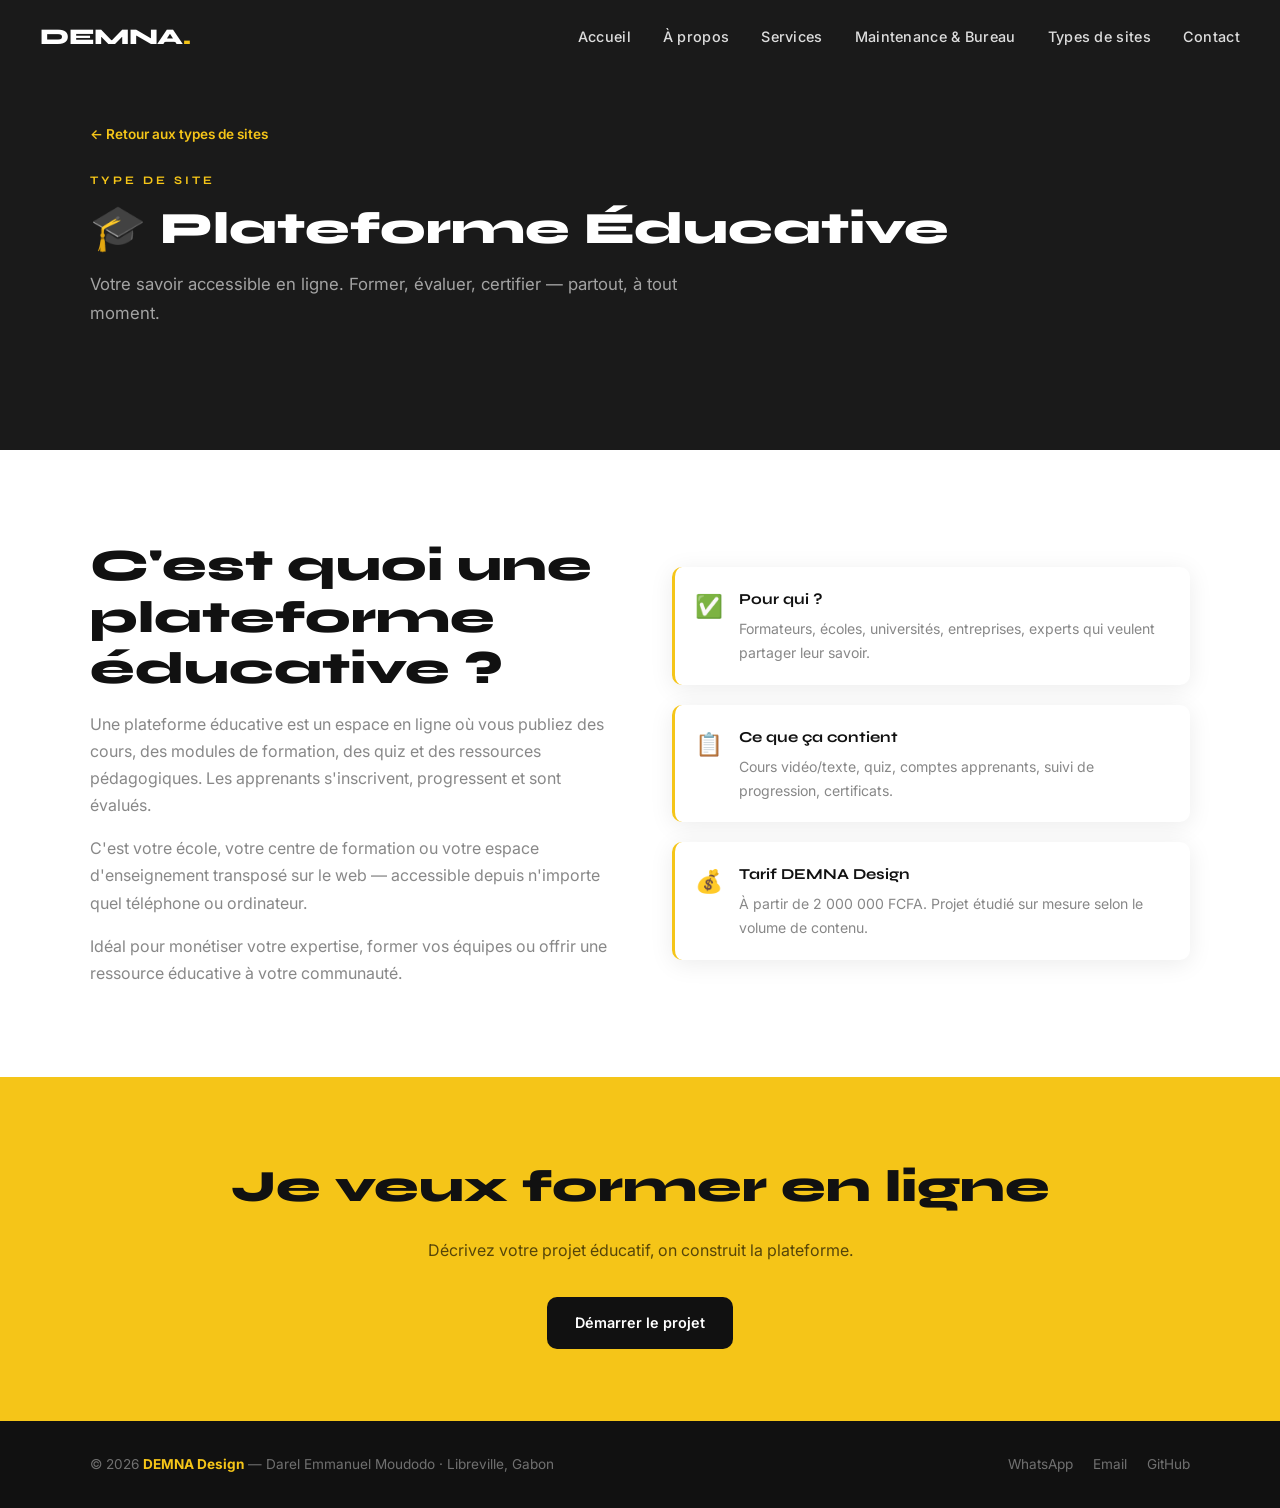
<file: pages/types/plateforme-educative.html>
<!DOCTYPE html>
<html lang="fr">
<head>
  <meta charset="UTF-8">
  <meta name="viewport" content="width=device-width, initial-scale=1.0">
  <title>Plateforme Éducative – DEMNA Design</title>
  <link rel="icon" type="image/svg+xml" href="../../favicon.svg">
  <link rel="stylesheet" href="../../assets/css/style.css">
</head>
<body>
  <header>
    <div class="logo">DEMNA<span>.</span></div>
    <nav>
      <a href="../../index.html">Accueil</a>
      <a href="../about.html">À propos</a>
      <a href="../services.html">Services</a>
      <a href="../maintenance.html">Maintenance & Bureau</a>
      <a href="../types-sites.html">Types de sites</a>
      <a href="../contact.html">Contact</a>
    </nav>
  </header>

  <section class="section section-dark" style="padding-top:120px; min-height:50vh;">
    <div class="container">
      <a href="../types-sites.html" style="color:var(--gold); font-size:0.85rem; font-weight:600;">← Retour aux types de sites</a>
      <div style="margin-top:24px;">
        <p class="section-label">Type de site</p>
        <h1 class="section-title reveal" style="color:#fff;">🎓 Plateforme Éducative</h1>
        <p class="reveal" style="color:rgba(255,255,255,0.6); max-width:620px; font-size:1.05rem; margin-top:12px;">
          Votre savoir accessible en ligne. Former, évaluer, certifier — partout, à tout moment.
        </p>
      </div>
    </div>
  </section>

  <section class="section">
    <div class="container">
      <div class="about-grid">
        <div class="reveal">
          <h2 class="section-title">C'est quoi une plateforme éducative ?</h2>
          <p style="color:var(--gray); margin-bottom:16px;">Une plateforme éducative est un espace en ligne où vous publiez des cours, des modules de formation, des quiz et des ressources pédagogiques. Les apprenants s'inscrivent, progressent et sont évalués.</p>
          <p style="color:var(--gray); margin-bottom:16px;">C'est votre école, votre centre de formation ou votre espace d'enseignement transposé sur le web — accessible depuis n'importe quel téléphone ou ordinateur.</p>
          <p style="color:var(--gray);">Idéal pour monétiser votre expertise, former vos équipes ou offrir une ressource éducative à votre communauté.</p>
        </div>
        <div class="about-values">
          <div class="value-item reveal">
            <span class="value-icon">✅</span>
            <div><h4>Pour qui ?</h4><p>Formateurs, écoles, universités, entreprises, experts qui veulent partager leur savoir.</p></div>
          </div>
          <div class="value-item reveal">
            <span class="value-icon">📋</span>
            <div><h4>Ce que ça contient</h4><p>Cours vidéo/texte, quiz, comptes apprenants, suivi de progression, certificats.</p></div>
          </div>
          <div class="value-item reveal">
            <span class="value-icon">💰</span>
            <div><h4>Tarif DEMNA Design</h4><p>À partir de 2 000 000 FCFA. Projet étudié sur mesure selon le volume de contenu.</p></div>
          </div>
        </div>
      </div>
    </div>
  </section>

  <div class="cta-band">
    <div class="container">
      <h2>Je veux former en ligne</h2>
      <p>Décrivez votre projet éducatif, on construit la plateforme.</p>
      <a href="../contact.html" class="btn btn-dark">Démarrer le projet</a>
    </div>
  </div>

  <footer>
    <div class="footer-inner">
      <p>© 2026 <strong>DEMNA Design</strong> — Darel Emmanuel Moudodo · Libreville, Gabon</p>
      <div class="footer-links">
        <a href="https://wa.me/24174100717" target="_blank" rel="noopener">WhatsApp</a>
        <a href="mailto:darelemmanuelm@gmail.com">Email</a>
        <a href="https://github.com" target="_blank" rel="noopener">GitHub</a>
      </div>
    </div>
  </footer>
  <script src="../../assets/js/main.js"></script>
</body>
</html>
</file>
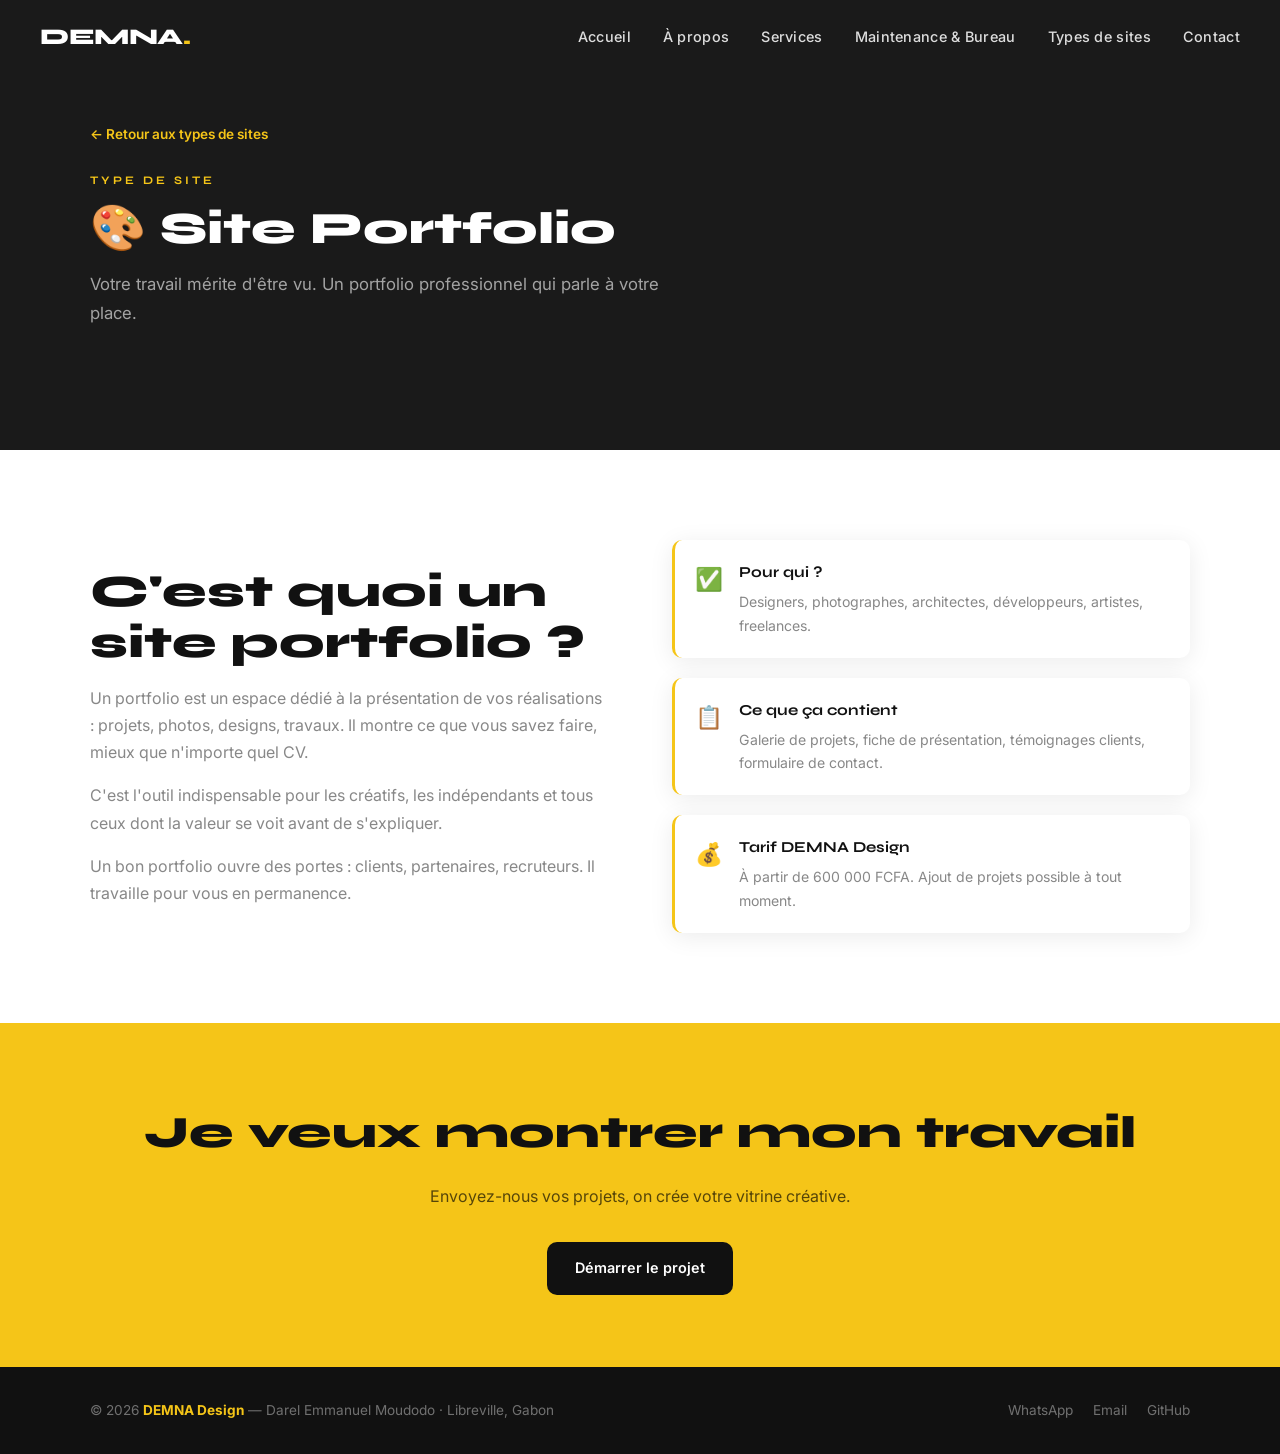
<file: pages/types/portfolio.html>
<!DOCTYPE html>
<html lang="fr">
<head>
  <meta charset="UTF-8">
  <meta name="viewport" content="width=device-width, initial-scale=1.0">
  <title>Portfolio – DEMNA Design</title>
  <link rel="icon" type="image/svg+xml" href="../../favicon.svg">
  <link rel="stylesheet" href="../../assets/css/style.css">
</head>
<body>
  <header>
    <div class="logo">DEMNA<span>.</span></div>
    <nav>
      <a href="../../index.html">Accueil</a>
      <a href="../about.html">À propos</a>
      <a href="../services.html">Services</a>
      <a href="../maintenance.html">Maintenance & Bureau</a>
      <a href="../types-sites.html">Types de sites</a>
      <a href="../contact.html">Contact</a>
    </nav>
  </header>

  <section class="section section-dark" style="padding-top:120px; min-height:50vh;">
    <div class="container">
      <a href="../types-sites.html" style="color:var(--gold); font-size:0.85rem; font-weight:600;">← Retour aux types de sites</a>
      <div style="margin-top:24px;">
        <p class="section-label">Type de site</p>
        <h1 class="section-title reveal" style="color:#fff;">🎨 Site Portfolio</h1>
        <p class="reveal" style="color:rgba(255,255,255,0.6); max-width:620px; font-size:1.05rem; margin-top:12px;">
          Votre travail mérite d'être vu. Un portfolio professionnel qui parle à votre place.
        </p>
      </div>
    </div>
  </section>

  <section class="section">
    <div class="container">
      <div class="about-grid">
        <div class="reveal">
          <h2 class="section-title">C'est quoi un site portfolio ?</h2>
          <p style="color:var(--gray); margin-bottom:16px;">Un portfolio est un espace dédié à la présentation de vos réalisations : projets, photos, designs, travaux. Il montre ce que vous savez faire, mieux que n'importe quel CV.</p>
          <p style="color:var(--gray); margin-bottom:16px;">C'est l'outil indispensable pour les créatifs, les indépendants et tous ceux dont la valeur se voit avant de s'expliquer.</p>
          <p style="color:var(--gray);">Un bon portfolio ouvre des portes : clients, partenaires, recruteurs. Il travaille pour vous en permanence.</p>
        </div>
        <div class="about-values">
          <div class="value-item reveal">
            <span class="value-icon">✅</span>
            <div><h4>Pour qui ?</h4><p>Designers, photographes, architectes, développeurs, artistes, freelances.</p></div>
          </div>
          <div class="value-item reveal">
            <span class="value-icon">📋</span>
            <div><h4>Ce que ça contient</h4><p>Galerie de projets, fiche de présentation, témoignages clients, formulaire de contact.</p></div>
          </div>
          <div class="value-item reveal">
            <span class="value-icon">💰</span>
            <div><h4>Tarif DEMNA Design</h4><p>À partir de 600 000 FCFA. Ajout de projets possible à tout moment.</p></div>
          </div>
        </div>
      </div>
    </div>
  </section>

  <div class="cta-band">
    <div class="container">
      <h2>Je veux montrer mon travail</h2>
      <p>Envoyez-nous vos projets, on crée votre vitrine créative.</p>
      <a href="../contact.html" class="btn btn-dark">Démarrer le projet</a>
    </div>
  </div>

  <footer>
    <div class="footer-inner">
      <p>© 2026 <strong>DEMNA Design</strong> — Darel Emmanuel Moudodo · Libreville, Gabon</p>
      <div class="footer-links">
        <a href="https://wa.me/24174100717" target="_blank" rel="noopener">WhatsApp</a>
        <a href="mailto:darelemmanuelm@gmail.com">Email</a>
        <a href="https://github.com" target="_blank" rel="noopener">GitHub</a>
      </div>
    </div>
  </footer>
  <script src="../../assets/js/main.js"></script>
</body>
</html>
</file>
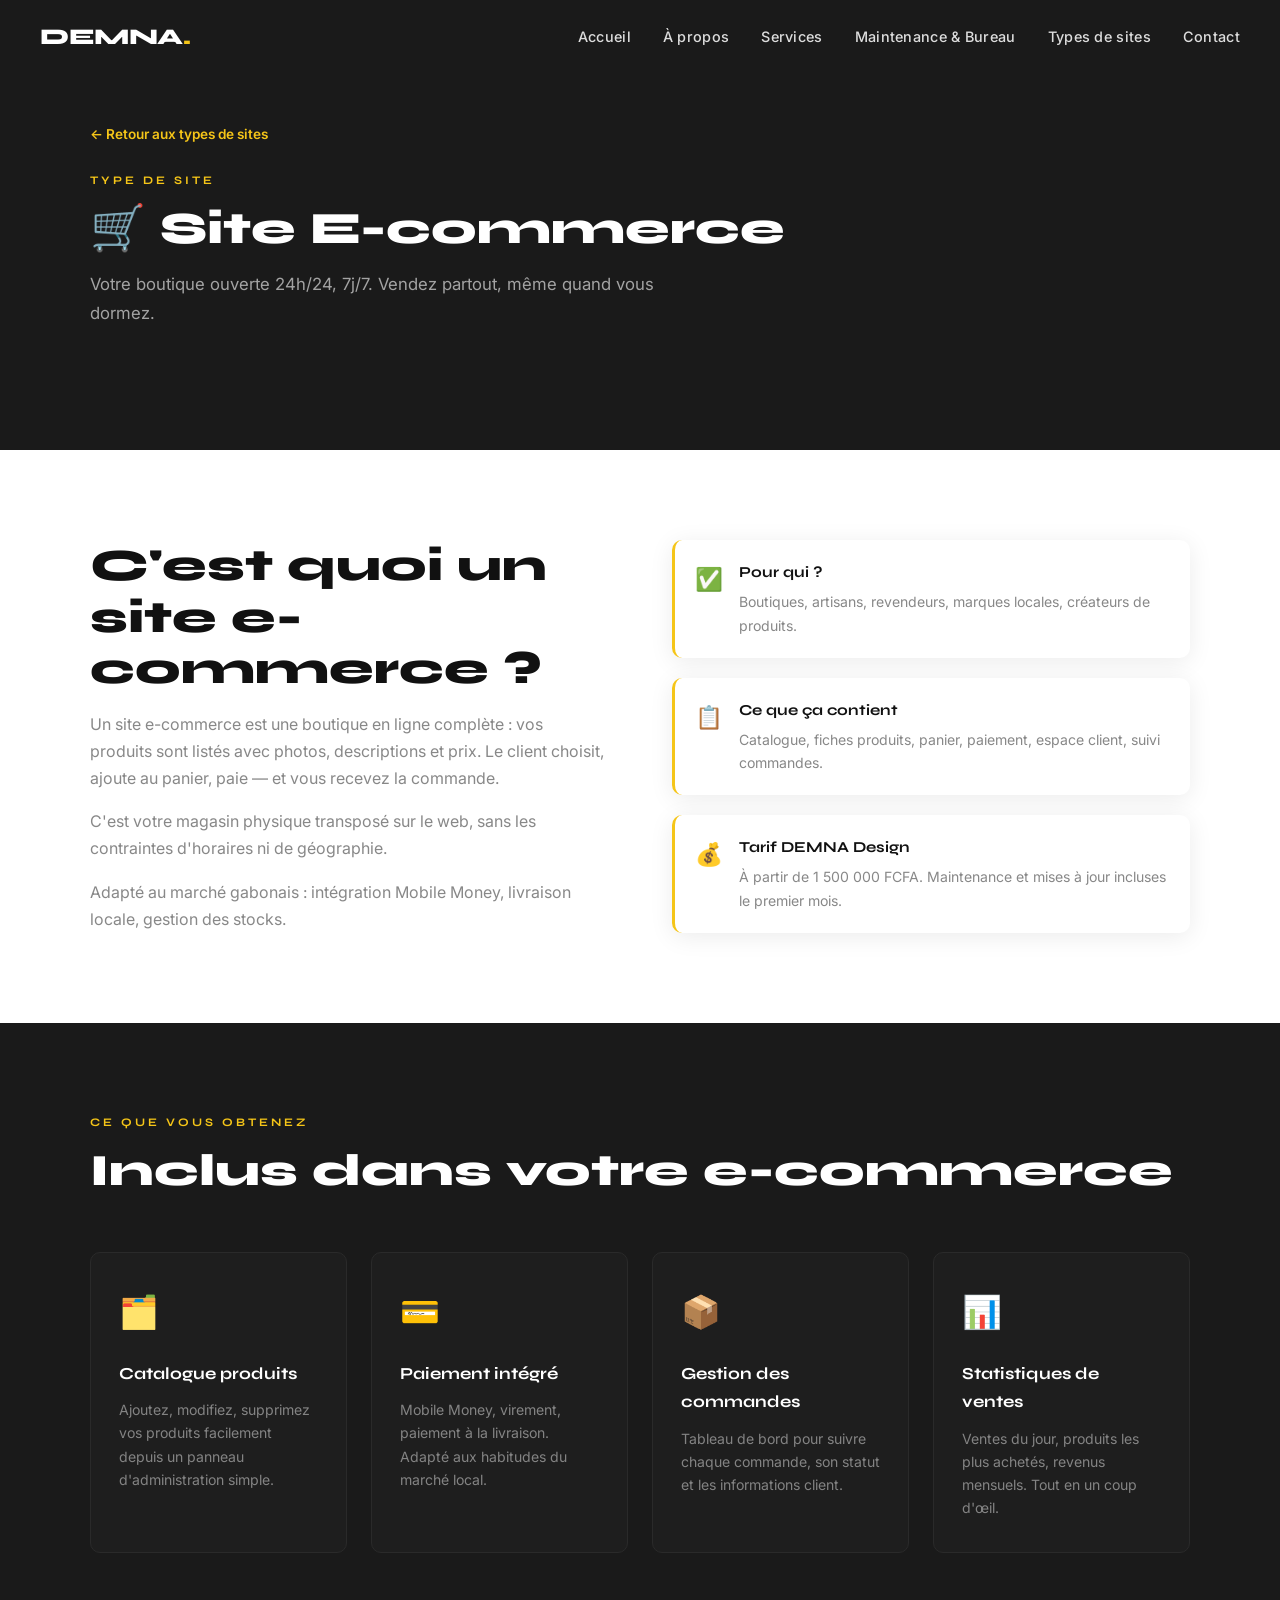
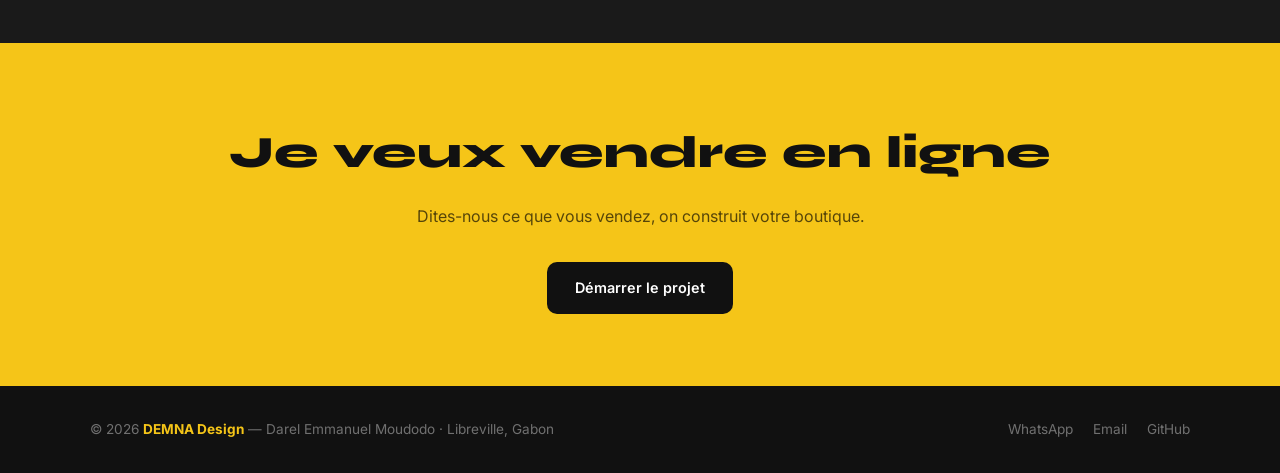
<file: pages/types/site-ecommerce.html>
<!DOCTYPE html>
<html lang="fr">
<head>
  <meta charset="UTF-8">
  <meta name="viewport" content="width=device-width, initial-scale=1.0">
  <title>Site E-commerce – DEMNA Design</title>
  <link rel="icon" type="image/svg+xml" href="../../favicon.svg">
  <link rel="stylesheet" href="../../assets/css/style.css">
</head>
<body>
  <header>
    <div class="logo">DEMNA<span>.</span></div>
    <nav>
      <a href="../../index.html">Accueil</a>
      <a href="../about.html">À propos</a>
      <a href="../services.html">Services</a>
      <a href="../maintenance.html">Maintenance & Bureau</a>
      <a href="../types-sites.html">Types de sites</a>
      <a href="../contact.html">Contact</a>
    </nav>
  </header>

  <section class="section section-dark" style="padding-top:120px; min-height:50vh;">
    <div class="container">
      <a href="../types-sites.html" style="color:var(--gold); font-size:0.85rem; font-weight:600;">← Retour aux types de sites</a>
      <div style="margin-top:24px;">
        <p class="section-label">Type de site</p>
        <h1 class="section-title reveal" style="color:#fff;">🛒 Site E-commerce</h1>
        <p class="reveal" style="color:rgba(255,255,255,0.6); max-width:620px; font-size:1.05rem; margin-top:12px;">
          Votre boutique ouverte 24h/24, 7j/7. Vendez partout, même quand vous dormez.
        </p>
      </div>
    </div>
  </section>

  <section class="section">
    <div class="container">
      <div class="about-grid">
        <div class="reveal">
          <h2 class="section-title">C'est quoi un site e-commerce ?</h2>
          <p style="color:var(--gray); margin-bottom:16px;">Un site e-commerce est une boutique en ligne complète : vos produits sont listés avec photos, descriptions et prix. Le client choisit, ajoute au panier, paie — et vous recevez la commande.</p>
          <p style="color:var(--gray); margin-bottom:16px;">C'est votre magasin physique transposé sur le web, sans les contraintes d'horaires ni de géographie.</p>
          <p style="color:var(--gray);">Adapté au marché gabonais : intégration Mobile Money, livraison locale, gestion des stocks.</p>
        </div>
        <div class="about-values">
          <div class="value-item reveal">
            <span class="value-icon">✅</span>
            <div><h4>Pour qui ?</h4><p>Boutiques, artisans, revendeurs, marques locales, créateurs de produits.</p></div>
          </div>
          <div class="value-item reveal">
            <span class="value-icon">📋</span>
            <div><h4>Ce que ça contient</h4><p>Catalogue, fiches produits, panier, paiement, espace client, suivi commandes.</p></div>
          </div>
          <div class="value-item reveal">
            <span class="value-icon">💰</span>
            <div><h4>Tarif DEMNA Design</h4><p>À partir de 1 500 000 FCFA. Maintenance et mises à jour incluses le premier mois.</p></div>
          </div>
        </div>
      </div>
    </div>
  </section>

  <section class="section section-dark">
    <div class="container">
      <div class="section-header reveal">
        <p class="section-label">Ce que vous obtenez</p>
        <h2 class="section-title" style="color:#fff;">Inclus dans votre e-commerce</h2>
      </div>
      <div class="services-grid">
        <div class="service-card reveal">
          <div class="s-icon">🗂️</div>
          <h3>Catalogue produits</h3>
          <p>Ajoutez, modifiez, supprimez vos produits facilement depuis un panneau d'administration simple.</p>
        </div>
        <div class="service-card reveal">
          <div class="s-icon">💳</div>
          <h3>Paiement intégré</h3>
          <p>Mobile Money, virement, paiement à la livraison. Adapté aux habitudes du marché local.</p>
        </div>
        <div class="service-card reveal">
          <div class="s-icon">📦</div>
          <h3>Gestion des commandes</h3>
          <p>Tableau de bord pour suivre chaque commande, son statut et les informations client.</p>
        </div>
        <div class="service-card reveal">
          <div class="s-icon">📊</div>
          <h3>Statistiques de ventes</h3>
          <p>Ventes du jour, produits les plus achetés, revenus mensuels. Tout en un coup d'œil.</p>
        </div>
      </div>
    </div>
  </section>

  <div class="cta-band">
    <div class="container">
      <h2>Je veux vendre en ligne</h2>
      <p>Dites-nous ce que vous vendez, on construit votre boutique.</p>
      <a href="../contact.html" class="btn btn-dark">Démarrer le projet</a>
    </div>
  </div>

  <footer>
    <div class="footer-inner">
      <p>© 2026 <strong>DEMNA Design</strong> — Darel Emmanuel Moudodo · Libreville, Gabon</p>
      <div class="footer-links">
        <a href="https://wa.me/24174100717" target="_blank" rel="noopener">WhatsApp</a>
        <a href="mailto:darelemmanuelm@gmail.com">Email</a>
        <a href="https://github.com" target="_blank" rel="noopener">GitHub</a>
      </div>
    </div>
  </footer>
  <script src="../../assets/js/main.js"></script>
</body>
</html>
</file>
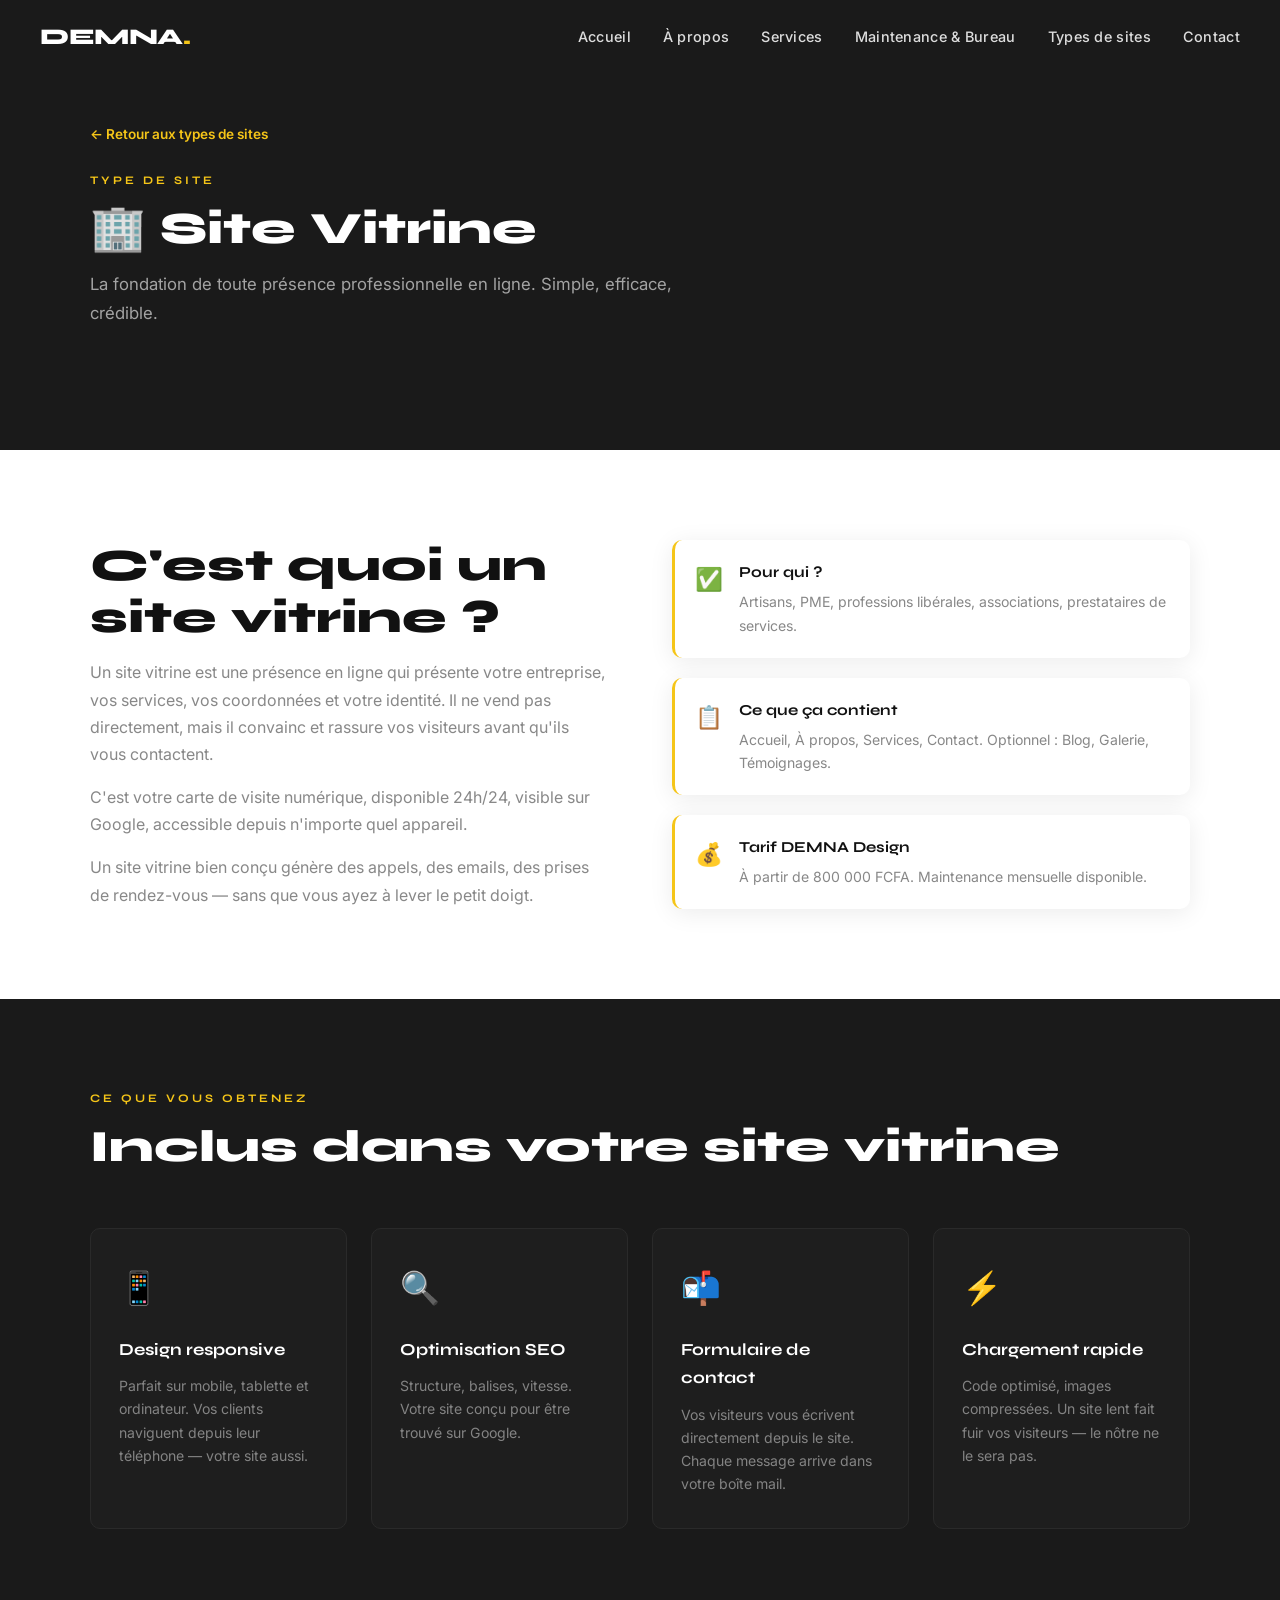
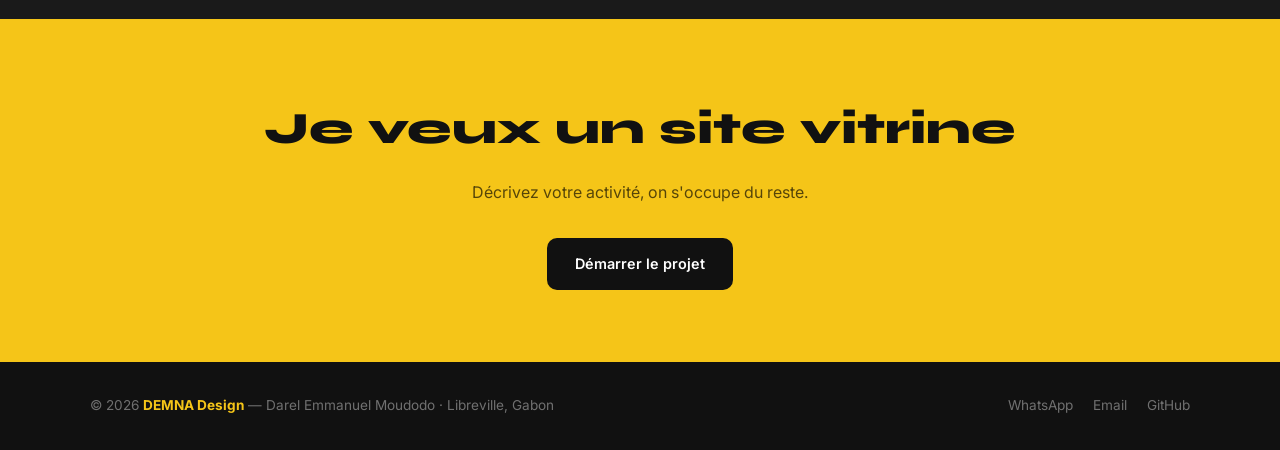
<file: pages/types/site-vitrine.html>
<!DOCTYPE html>
<html lang="fr">
<head>
  <meta charset="UTF-8">
  <meta name="viewport" content="width=device-width, initial-scale=1.0">
  <title>Site Vitrine – DEMNA Design</title>
  <link rel="icon" type="image/svg+xml" href="../../favicon.svg">
  <link rel="stylesheet" href="../../assets/css/style.css">
</head>
<body>
  <header>
    <div class="logo">DEMNA<span>.</span></div>
    <nav>
      <a href="../../index.html">Accueil</a>
      <a href="../about.html">À propos</a>
      <a href="../services.html">Services</a>
      <a href="../maintenance.html">Maintenance & Bureau</a>
      <a href="../types-sites.html">Types de sites</a>
      <a href="../contact.html">Contact</a>
    </nav>
  </header>

  <section class="section section-dark" style="padding-top:120px; min-height:50vh;">
    <div class="container">
      <a href="../types-sites.html" style="color:var(--gold); font-size:0.85rem; font-weight:600;">← Retour aux types de sites</a>
      <div style="margin-top:24px;">
        <p class="section-label">Type de site</p>
        <h1 class="section-title reveal" style="color:#fff;">🏢 Site Vitrine</h1>
        <p class="reveal" style="color:rgba(255,255,255,0.6); max-width:620px; font-size:1.05rem; margin-top:12px;">
          La fondation de toute présence professionnelle en ligne. Simple, efficace, crédible.
        </p>
      </div>
    </div>
  </section>

  <section class="section">
    <div class="container">
      <div class="about-grid">
        <div class="reveal">
          <h2 class="section-title">C'est quoi un site vitrine ?</h2>
          <p style="color:var(--gray); margin-bottom:16px;">Un site vitrine est une présence en ligne qui présente votre entreprise, vos services, vos coordonnées et votre identité. Il ne vend pas directement, mais il convainc et rassure vos visiteurs avant qu'ils vous contactent.</p>
          <p style="color:var(--gray); margin-bottom:16px;">C'est votre carte de visite numérique, disponible 24h/24, visible sur Google, accessible depuis n'importe quel appareil.</p>
          <p style="color:var(--gray);">Un site vitrine bien conçu génère des appels, des emails, des prises de rendez-vous — sans que vous ayez à lever le petit doigt.</p>
        </div>
        <div class="about-values">
          <div class="value-item reveal">
            <span class="value-icon">✅</span>
            <div><h4>Pour qui ?</h4><p>Artisans, PME, professions libérales, associations, prestataires de services.</p></div>
          </div>
          <div class="value-item reveal">
            <span class="value-icon">📋</span>
            <div><h4>Ce que ça contient</h4><p>Accueil, À propos, Services, Contact. Optionnel : Blog, Galerie, Témoignages.</p></div>
          </div>
          <div class="value-item reveal">
            <span class="value-icon">💰</span>
            <div><h4>Tarif DEMNA Design</h4><p>À partir de 800 000 FCFA. Maintenance mensuelle disponible.</p></div>
          </div>
        </div>
      </div>
    </div>
  </section>

  <section class="section section-dark">
    <div class="container">
      <div class="section-header reveal">
        <p class="section-label">Ce que vous obtenez</p>
        <h2 class="section-title" style="color:#fff;">Inclus dans votre site vitrine</h2>
      </div>
      <div class="services-grid">
        <div class="service-card reveal">
          <div class="s-icon">📱</div>
          <h3>Design responsive</h3>
          <p>Parfait sur mobile, tablette et ordinateur. Vos clients naviguent depuis leur téléphone — votre site aussi.</p>
        </div>
        <div class="service-card reveal">
          <div class="s-icon">🔍</div>
          <h3>Optimisation SEO</h3>
          <p>Structure, balises, vitesse. Votre site conçu pour être trouvé sur Google.</p>
        </div>
        <div class="service-card reveal">
          <div class="s-icon">📬</div>
          <h3>Formulaire de contact</h3>
          <p>Vos visiteurs vous écrivent directement depuis le site. Chaque message arrive dans votre boîte mail.</p>
        </div>
        <div class="service-card reveal">
          <div class="s-icon">⚡</div>
          <h3>Chargement rapide</h3>
          <p>Code optimisé, images compressées. Un site lent fait fuir vos visiteurs — le nôtre ne le sera pas.</p>
        </div>
      </div>
    </div>
  </section>

  <div class="cta-band">
    <div class="container">
      <h2>Je veux un site vitrine</h2>
      <p>Décrivez votre activité, on s'occupe du reste.</p>
      <a href="../contact.html" class="btn btn-dark">Démarrer le projet</a>
    </div>
  </div>

  <footer>
    <div class="footer-inner">
      <p>© 2026 <strong>DEMNA Design</strong> — Darel Emmanuel Moudodo · Libreville, Gabon</p>
      <div class="footer-links">
        <a href="https://wa.me/24174100717" target="_blank" rel="noopener">WhatsApp</a>
        <a href="mailto:darelemmanuelm@gmail.com">Email</a>
        <a href="https://github.com" target="_blank" rel="noopener">GitHub</a>
      </div>
    </div>
  </footer>
  <script src="../../assets/js/main.js"></script>
</body>
</html>
</file>
<file: assets/css/style.css>
/* ===== IMPORTS ===== */
@import url('https://fonts.googleapis.com/css2?family=Syne:wght@400;600;700;800&family=Inter:wght@300;400;500;600&display=swap');

/* ===== RESET ===== */
*, *::before, *::after {
  margin: 0;
  padding: 0;
  box-sizing: border-box;
}

/* ===== VARIABLES ===== */
:root {
  --black:   #111111;
  --dark:    #1A1A1A;
  --gold:    #F5C518;
  --gold-dk: #D4A900;
  --light:   #F4F4F4;
  --white:   #FFFFFF;
  --gray:    #888888;
  --border:  #E0E0E0;

  --font-display: 'Syne', sans-serif;
  --font-body:    'Inter', sans-serif;

  --radius: 10px;
  --transition: 0.25s ease;
  --shadow: 0 4px 24px rgba(0,0,0,0.08);
}

/* ===== BASE ===== */
html { scroll-behavior: smooth; }

body {
  font-family: var(--font-body);
  font-size: 16px;
  line-height: 1.7;
  background: var(--white);
  color: var(--black);
}

img { max-width: 100%; display: block; }

a { color: inherit; text-decoration: none; }

/* ===== HEADER ===== */
header {
  position: fixed;
  top: 0; left: 0; right: 0;
  z-index: 100;
  display: flex;
  align-items: center;
  justify-content: space-between;
  padding: 18px 40px;
  background: transparent;
  transition: background var(--transition), box-shadow var(--transition);
}

header.scrolled {
  background: var(--black);
  box-shadow: 0 2px 20px rgba(0,0,0,0.4);
}

.logo {
  font-family: var(--font-display);
  font-weight: 800;
  font-size: 1.4rem;
  color: var(--white);
  letter-spacing: -0.5px;
}

.logo span { color: var(--gold); }

nav {
  display: flex;
  gap: 32px;
}

nav a {
  font-family: var(--font-body);
  font-size: 0.9rem;
  font-weight: 500;
  color: rgba(255,255,255,0.85);
  letter-spacing: 0.3px;
  transition: color var(--transition);
  position: relative;
}

nav a::after {
  content: '';
  position: absolute;
  bottom: -3px; left: 0;
  width: 0; height: 2px;
  background: var(--gold);
  transition: width var(--transition);
}

nav a:hover { color: var(--white); }
nav a:hover::after { width: 100%; }

/* Menu toggle mobile */
.menu-toggle {
  display: none;
  background: var(--gold);
  border: none;
  padding: 8px 12px;
  font-size: 1.2rem;
  cursor: pointer;
  border-radius: 6px;
  color: var(--black);
  font-weight: bold;
}

/* ===== HERO ===== */
.hero {
  position: relative;
  min-height: 100vh;
  display: flex;
  flex-direction: column;
  align-items: center;
  justify-content: center;
  text-align: center;
  padding: 120px 20px 80px;
  background: var(--black);
  overflow: hidden;
}

/* Grille décorative */
.hero::before {
  content: '';
  position: absolute;
  inset: 0;
  background-image:
    linear-gradient(rgba(245,197,24,0.04) 1px, transparent 1px),
    linear-gradient(90deg, rgba(245,197,24,0.04) 1px, transparent 1px);
  background-size: 60px 60px;
}

/* Cercle lumineux */
.hero::after {
  content: '';
  position: absolute;
  top: 50%; left: 50%;
  transform: translate(-50%, -50%);
  width: 600px; height: 600px;
  background: radial-gradient(circle, rgba(245,197,24,0.08) 0%, transparent 70%);
  pointer-events: none;
}

.hero-badge {
  position: relative;
  z-index: 1;
  display: inline-block;
  background: rgba(245,197,24,0.12);
  border: 1px solid rgba(245,197,24,0.3);
  color: var(--gold);
  font-family: var(--font-display);
  font-size: 0.75rem;
  font-weight: 600;
  letter-spacing: 2px;
  text-transform: uppercase;
  padding: 6px 18px;
  border-radius: 100px;
  margin-bottom: 28px;
}

.hero h1 {
  position: relative;
  z-index: 1;
  font-family: var(--font-display);
  font-size: clamp(2.4rem, 6vw, 4.5rem);
  font-weight: 800;
  line-height: 1.1;
  color: var(--white);
  margin-bottom: 24px;
  max-width: 800px;
}

.hero h1 em {
  font-style: normal;
  color: var(--gold);
}

.hero p {
  position: relative;
  z-index: 1;
  font-size: 1.15rem;
  color: rgba(255,255,255,0.65);
  max-width: 520px;
  margin: 0 auto 40px;
}

.hero-actions {
  position: relative;
  z-index: 1;
  display: flex;
  gap: 16px;
  flex-wrap: wrap;
  justify-content: center;
}

/* Stats hero */
.hero-stats {
  position: relative;
  z-index: 1;
  display: flex;
  gap: 48px;
  margin-top: 72px;
  padding-top: 40px;
  border-top: 1px solid rgba(255,255,255,0.08);
}

.stat-item { text-align: center; }

.stat-num {
  font-family: var(--font-display);
  font-size: 2.2rem;
  font-weight: 800;
  color: var(--gold);
  display: block;
}

.stat-label {
  font-size: 0.8rem;
  color: rgba(255,255,255,0.45);
  letter-spacing: 0.5px;
  text-transform: uppercase;
}

/* ===== BOUTONS ===== */
.btn {
  display: inline-block;
  padding: 14px 28px;
  font-family: var(--font-body);
  font-size: 0.9rem;
  font-weight: 600;
  border-radius: var(--radius);
  transition: all var(--transition);
  cursor: pointer;
  border: none;
}

.btn-primary {
  background: var(--gold);
  color: var(--black);
}

.btn-primary:hover {
  background: var(--gold-dk);
  transform: translateY(-2px);
  box-shadow: 0 8px 24px rgba(245,197,24,0.35);
}

.btn-outline {
  background: transparent;
  color: var(--white);
  border: 1px solid rgba(255,255,255,0.25);
}

.btn-outline:hover {
  border-color: var(--white);
  background: rgba(255,255,255,0.08);
}

/* ===== SECTION LAYOUT ===== */
.section {
  padding: 90px 20px;
}

.section-dark {
  background: var(--dark);
  color: var(--white);
}

.section-light {
  background: var(--light);
}

.container {
  max-width: 1100px;
  margin: 0 auto;
}

.section-label {
  font-family: var(--font-display);
  font-size: 0.72rem;
  font-weight: 700;
  letter-spacing: 3px;
  text-transform: uppercase;
  color: var(--gold);
  margin-bottom: 12px;
}

.section-title {
  font-family: var(--font-display);
  font-size: clamp(1.8rem, 4vw, 2.8rem);
  font-weight: 800;
  line-height: 1.15;
  margin-bottom: 16px;
}

.section-subtitle {
  font-size: 1rem;
  color: var(--gray);
  max-width: 540px;
}

.section-dark .section-subtitle { color: rgba(255,255,255,0.5); }

.section-header {
  margin-bottom: 56px;
}

/* ===== À PROPOS (HOME) ===== */
.about-grid {
  display: grid;
  grid-template-columns: 1fr 1fr;
  gap: 64px;
  align-items: center;
}

.about-text p {
  color: var(--gray);
  margin-bottom: 16px;
  font-size: 1.02rem;
}

.about-values {
  display: flex;
  flex-direction: column;
  gap: 20px;
}

.value-item {
  display: flex;
  align-items: flex-start;
  gap: 16px;
  padding: 20px;
  background: var(--white);
  border-radius: var(--radius);
  border-left: 3px solid var(--gold);
  box-shadow: var(--shadow);
}

.value-icon {
  font-size: 1.4rem;
  flex-shrink: 0;
}

.value-item h4 {
  font-family: var(--font-display);
  font-weight: 700;
  font-size: 0.95rem;
  margin-bottom: 4px;
}

.value-item p {
  font-size: 0.88rem;
  color: var(--gray);
}

/* ===== CARDS TYPES DE SITES ===== */
.cards {
  display: grid;
  grid-template-columns: repeat(auto-fit, minmax(280px, 1fr));
  gap: 24px;
}

.card {
  background: var(--white);
  border: 1px solid var(--border);
  border-radius: var(--radius);
  padding: 28px;
  transition: transform var(--transition), border-color var(--transition), box-shadow var(--transition);
  opacity: 0;
  transform: translateY(30px);
}

.card.visible {
  opacity: 1;
  transform: translateY(0);
  transition: opacity 0.5s ease, transform 0.5s ease, border-color var(--transition), box-shadow var(--transition);
}

.section-dark .card {
  background: #242424;
  border-color: #333;
  color: var(--white);
}

.card:hover {
  transform: translateY(-6px);
  border-color: var(--gold);
  box-shadow: 0 12px 40px rgba(245,197,24,0.12);
}

.card-icon {
  font-size: 2rem;
  margin-bottom: 16px;
}

.card h3 {
  font-family: var(--font-display);
  font-size: 1.05rem;
  font-weight: 700;
  margin-bottom: 10px;
}

.card p {
  font-size: 0.9rem;
  color: var(--gray);
  line-height: 1.6;
}

.section-dark .card p { color: rgba(255,255,255,0.5); }

/* ===== SERVICES ===== */
.services-grid {
  display: grid;
  grid-template-columns: repeat(auto-fit, minmax(240px, 1fr));
  gap: 24px;
}

.service-card {
  padding: 32px 28px;
  border-radius: var(--radius);
  border: 1px solid #2A2A2A;
  background: #1E1E1E;
  transition: border-color var(--transition), transform var(--transition);
}

.service-card:hover {
  border-color: var(--gold);
  transform: translateY(-4px);
}

.service-card .s-icon {
  font-size: 2rem;
  margin-bottom: 20px;
}

.service-card h3 {
  font-family: var(--font-display);
  font-size: 1.05rem;
  font-weight: 700;
  color: var(--white);
  margin-bottom: 10px;
}

.service-card p {
  font-size: 0.88rem;
  color: rgba(255,255,255,0.45);
  line-height: 1.65;
}

/* ===== CTA BAND ===== */
.cta-band {
  background: var(--gold);
  padding: 72px 20px;
  text-align: center;
}

.cta-band h2 {
  font-family: var(--font-display);
  font-size: clamp(1.8rem, 4vw, 2.8rem);
  font-weight: 800;
  color: var(--black);
  margin-bottom: 12px;
}

.cta-band p {
  font-size: 1rem;
  color: rgba(0,0,0,0.65);
  margin-bottom: 32px;
}

.btn-dark {
  background: var(--black);
  color: var(--white);
}

.btn-dark:hover {
  background: #2A2A2A;
  transform: translateY(-2px);
}

/* ===== GALLERY PORTFOLIO ===== */
.gallery {
  display: grid;
  grid-template-columns: repeat(auto-fit, minmax(280px, 1fr));
  gap: 20px;
}

.gallery img {
  width: 100%;
  height: 220px;
  object-fit: cover;
  border-radius: var(--radius);
  border: 1px solid var(--border);
  transition: transform var(--transition), box-shadow var(--transition);
}

.gallery img:hover {
  transform: scale(1.02);
  box-shadow: var(--shadow);
}

/* ===== FORMULAIRE ===== */
form {
  display: flex;
  flex-direction: column;
  max-width: 560px;
  gap: 16px;
}

form label {
  font-size: 0.85rem;
  font-weight: 600;
  color: var(--black);
  margin-bottom: -8px;
}

form input, form textarea {
  padding: 14px 16px;
  border: 1.5px solid var(--border);
  border-radius: var(--radius);
  font-family: var(--font-body);
  font-size: 0.95rem;
  background: var(--white);
  transition: border-color var(--transition);
  outline: none;
}

form input:focus, form textarea:focus {
  border-color: var(--gold);
}

form textarea { resize: vertical; min-height: 140px; }

form button {
  align-self: flex-start;
}

/* ===== FOOTER ===== */
footer {
  background: var(--black);
  color: rgba(255,255,255,0.4);
  text-align: center;
  padding: 32px 20px;
  font-size: 0.85rem;
}

footer strong { color: var(--gold); }

/* ===== SCROLL REVEAL (JS-driven) ===== */
.reveal {
  opacity: 0;
  transform: translateY(28px);
  transition: opacity 0.6s ease, transform 0.6s ease;
}

.reveal.visible {
  opacity: 1;
  transform: translateY(0);
}

/* ===== RESPONSIVE ===== */
@media (max-width: 768px) {
  header { padding: 14px 20px; }

  nav {
    display: none;
    flex-direction: column;
    gap: 16px;
    position: absolute;
    top: 100%; left: 0; right: 0;
    background: var(--black);
    padding: 24px 20px;
    border-top: 1px solid #222;
  }

  nav.open { display: flex; }

  .menu-toggle { display: block; }

  .about-grid { grid-template-columns: 1fr; gap: 40px; }

  .hero-stats { gap: 28px; flex-wrap: wrap; justify-content: center; }

  .section { padding: 64px 16px; }

  .hero h1 { font-size: 2.2rem; }
}

@media (prefers-reduced-motion: reduce) {
  *, .card, .reveal { transition: none !important; animation: none !important; }
}

/* ===== PROJECTS GRID (home) ===== */
.projects-grid {
  display: grid;
  grid-template-columns: repeat(auto-fit, minmax(280px, 1fr));
  gap: 28px;
}

.project-card {
  background: var(--white);
  border: 1px solid var(--border);
  border-radius: var(--radius);
  overflow: hidden;
  transition: transform var(--transition), box-shadow var(--transition), border-color var(--transition);
}

.project-card:hover {
  transform: translateY(-6px);
  box-shadow: 0 16px 48px rgba(0,0,0,0.1);
  border-color: var(--gold);
}

.project-img {
  position: relative;
  overflow: hidden;
  height: 180px;
}

.project-img img {
  width: 100%;
  height: 100%;
  object-fit: cover;
  transition: transform 0.4s ease;
}

.project-card:hover .project-img img {
  transform: scale(1.04);
}

.project-overlay {
  position: absolute;
  bottom: 0; left: 0; right: 0;
  padding: 10px 14px;
  background: linear-gradient(transparent, rgba(0,0,0,0.7));
}

.project-tag {
  font-size: 0.72rem;
  font-weight: 600;
  color: var(--gold);
  letter-spacing: 0.5px;
  font-family: var(--font-display);
}

.project-info {
  padding: 20px;
}

.project-info h3 {
  font-family: var(--font-display);
  font-weight: 700;
  font-size: 1.05rem;
  margin-bottom: 8px;
}

.project-info p {
  font-size: 0.88rem;
  color: var(--gray);
  line-height: 1.6;
  margin-bottom: 14px;
}

.project-link {
  font-size: 0.85rem;
  font-weight: 600;
  color: var(--gold);
  text-decoration: none;
  transition: opacity var(--transition);
}

.project-link:hover { opacity: 0.75; }

/* ===== PORTFOLIO LIST (portfolio page) ===== */
.portfolio-list {
  display: flex;
  flex-direction: column;
  gap: 64px;
}

.portfolio-item {
  display: grid;
  grid-template-columns: 1fr 1fr;
  gap: 48px;
  align-items: center;
}

.portfolio-item:nth-child(even) .portfolio-img { order: 2; }
.portfolio-item:nth-child(even) .portfolio-desc { order: 1; }

.portfolio-img img {
  width: 100%;
  border-radius: var(--radius);
  border: 1px solid var(--border);
}

.portfolio-tags {
  display: flex;
  gap: 8px;
  flex-wrap: wrap;
  margin-bottom: 14px;
}

.tag {
  display: inline-block;
  background: rgba(245,197,24,0.1);
  border: 1px solid rgba(245,197,24,0.25);
  color: #9a7a00;
  font-size: 0.75rem;
  font-weight: 600;
  padding: 3px 10px;
  border-radius: 100px;
  font-family: var(--font-display);
  letter-spacing: 0.3px;
}

.portfolio-desc h2 {
  font-family: var(--font-display);
  font-size: 1.8rem;
  font-weight: 800;
  margin-bottom: 12px;
}

.portfolio-desc p {
  color: var(--gray);
  font-size: 0.97rem;
  margin-bottom: 16px;
  line-height: 1.7;
}

.portfolio-features {
  list-style: none;
  padding: 0;
  margin-bottom: 20px;
}

.portfolio-features li {
  padding: 6px 0 6px 20px;
  position: relative;
  font-size: 0.88rem;
  color: var(--gray);
}

.portfolio-features li::before {
  content: '→';
  position: absolute;
  left: 0;
  color: var(--gold);
  font-weight: bold;
}

.portfolio-actions { display: flex; gap: 12px; align-items: center; }

.btn-sm { padding: 10px 20px; font-size: 0.85rem; }

.link-placeholder {
  font-size: 0.85rem;
  color: var(--gray);
  font-style: italic;
}

/* ===== SKILLS GRID (about) ===== */
.skills-grid {
  display: grid;
  grid-template-columns: repeat(auto-fit, minmax(260px, 1fr));
  gap: 28px;
}

.skill-block {
  padding: 24px;
  border: 1px solid var(--border);
  border-radius: var(--radius);
  border-left: 3px solid var(--gold);
}

.skill-block h4 {
  font-family: var(--font-display);
  font-weight: 700;
  font-size: 0.95rem;
  margin-bottom: 14px;
}

.skill-tags {
  display: flex;
  flex-wrap: wrap;
  gap: 8px;
}

/* ===== CONTACT GRID ===== */
.contact-grid {
  display: grid;
  grid-template-columns: 1fr 1.6fr;
  gap: 64px;
  align-items: start;
}

.contact-info h3 {
  font-family: var(--font-display);
  font-weight: 700;
  font-size: 1.2rem;
  margin-bottom: 28px;
}

.contact-item {
  display: flex;
  gap: 16px;
  align-items: flex-start;
  margin-bottom: 24px;
}

.contact-icon { font-size: 1.3rem; flex-shrink: 0; margin-top: 2px; }

.contact-item strong {
  display: block;
  font-size: 0.88rem;
  font-weight: 600;
  margin-bottom: 4px;
}

.contact-item p {
  font-size: 0.9rem;
  color: var(--gray);
  margin: 0;
}

/* ===== FOOTER INNER ===== */
.footer-inner {
  display: flex;
  justify-content: space-between;
  align-items: center;
  flex-wrap: wrap;
  gap: 16px;
  max-width: 1100px;
  margin: 0 auto;
}

.footer-links {
  display: flex;
  gap: 20px;
}

.footer-links a {
  color: rgba(255,255,255,0.4);
  font-size: 0.85rem;
  transition: color var(--transition);
}

.footer-links a:hover { color: var(--gold); }

/* ===== README GITHUB ===== */
/* Créer un README.md dans le dossier racine pour GitHub Pages */

/* ===== RESPONSIVE ADDITIONS ===== */
@media (max-width: 768px) {
  .portfolio-item {
    grid-template-columns: 1fr;
    gap: 24px;
  }
  .portfolio-item:nth-child(even) .portfolio-img,
  .portfolio-item:nth-child(even) .portfolio-desc {
    order: unset;
  }
  .contact-grid { grid-template-columns: 1fr; gap: 40px; }
  .footer-inner { flex-direction: column; text-align: center; }
  .projects-grid { grid-template-columns: 1fr; }
}
</file>
